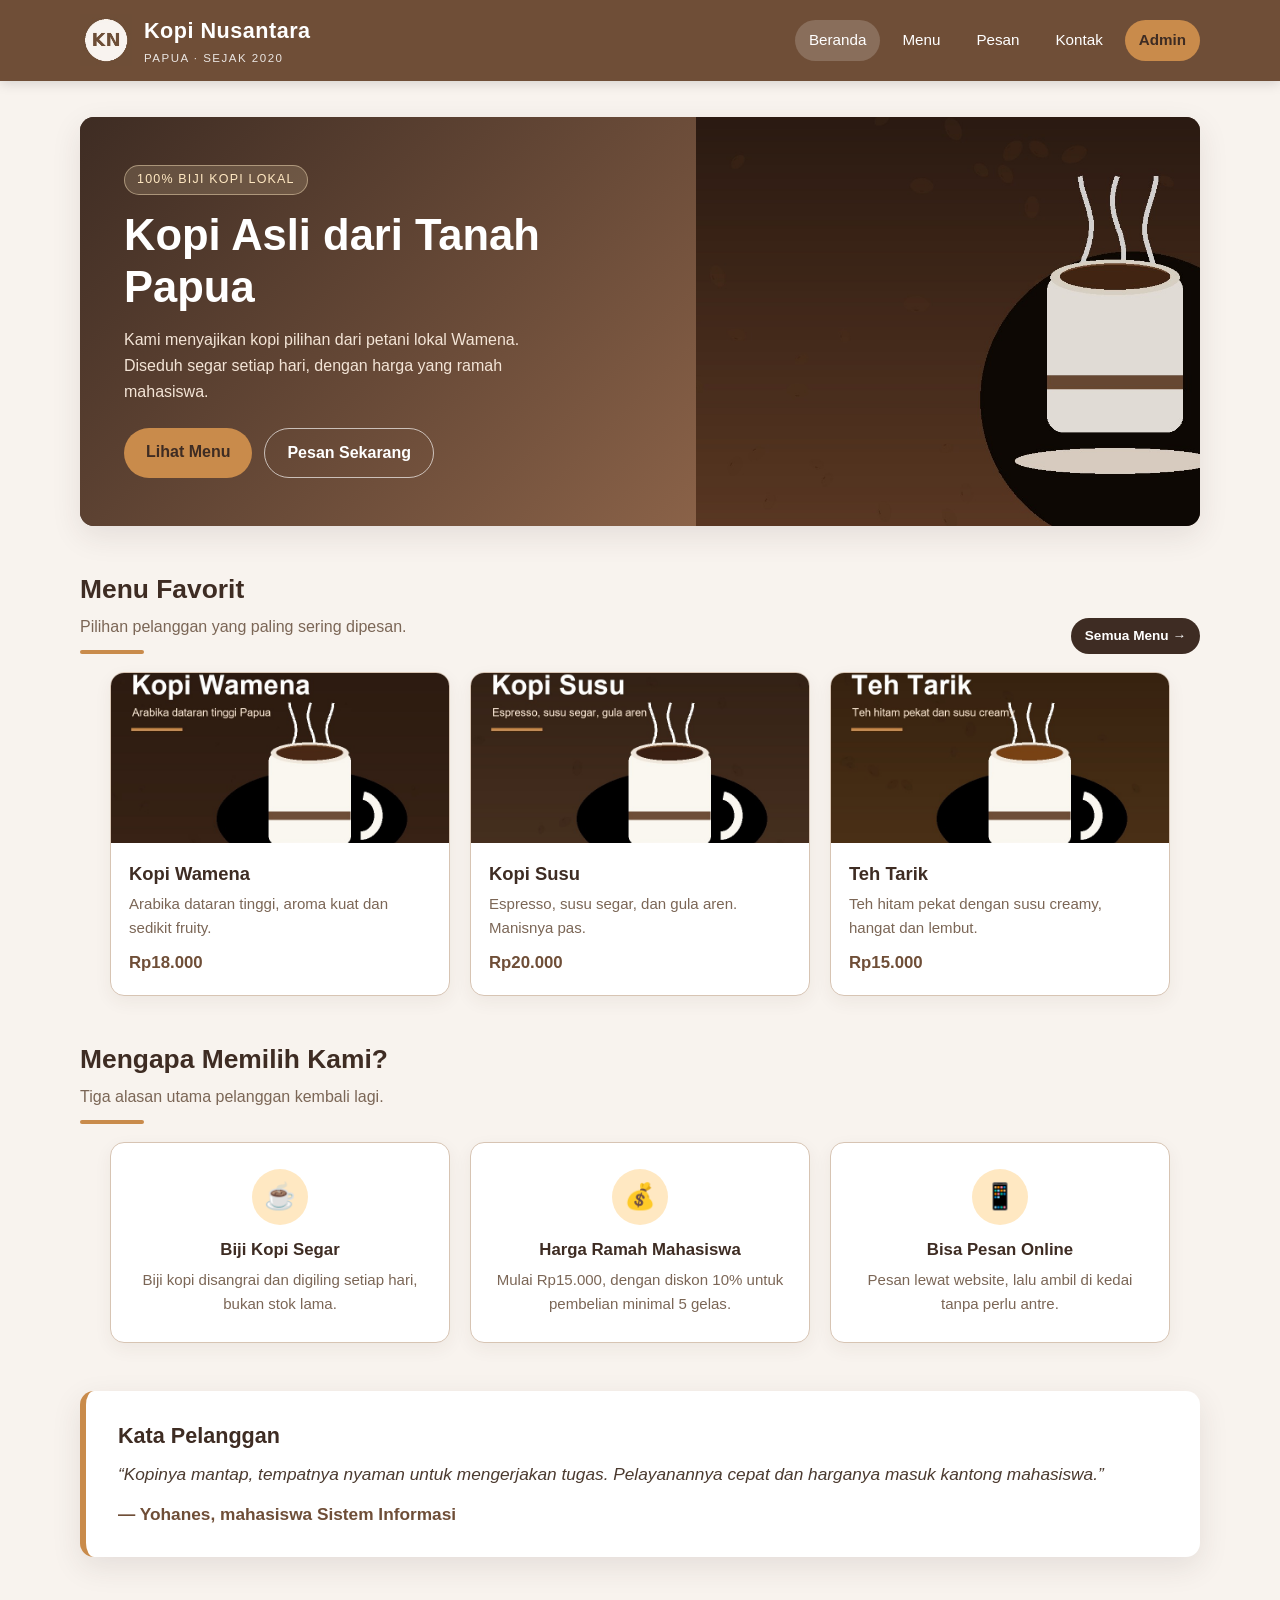
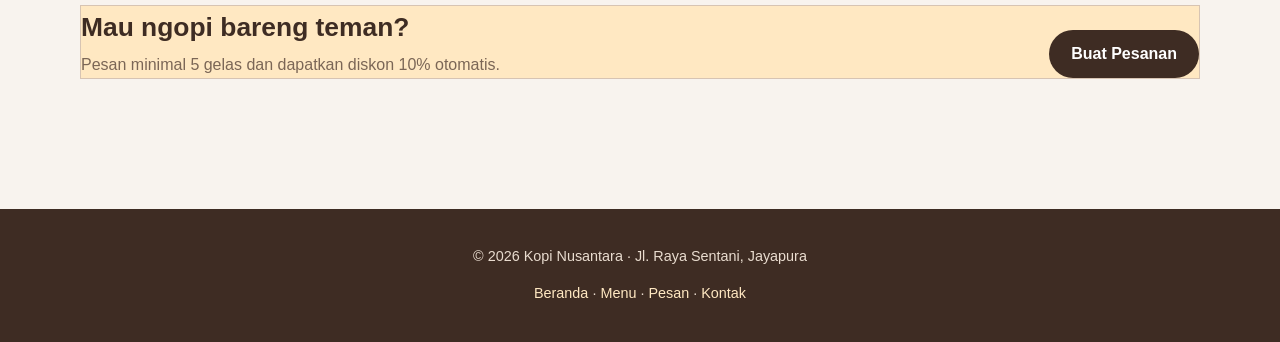
<file: index.html>
<!DOCTYPE html>
<html lang="id">
<head>
  <meta charset="UTF-8">
  <meta name="viewport" content="width=device-width, initial-scale=1.0">
  <meta name="description" content="Kopi Nusantara - kopi asli dari Tanah Papua, diseduh segar setiap hari.">
  <title>Kopi Nusantara - Beranda</title>
  <link rel="stylesheet" href="css/style.css">
</head>
<body>
  <header class="site-header">
    <div class="container navbar">
      <a class="brand" href="index.html">
        <img src="img/logo.jpeg" alt="Logo Kopi Nusantara">
        <span>
          <h1>Kopi Nusantara</h1>
          <small>Papua &middot; Sejak 2020</small>
        </span>
      </a>
      <nav class="main-nav" aria-label="Navigasi utama">
        <a href="index.html" class="active" aria-current="page">Beranda</a>
        <a href="menu.html">Menu</a>
        <a href="pesan.html">Pesan</a>
        <a href="kontak.html">Kontak</a>
        <a href="admin/dashboard.html" class="btn-admin">Admin</a>
      </nav>
    </div>
  </header>

  <main class="site-main">
    <div class="container">
      <section class="hero fade-up" id="promo">
        <div class="hero-text">
          <span class="eyebrow">100% Biji Kopi Lokal</span>
          <h2>Kopi Asli dari Tanah Papua</h2>
          <p>
            Kami menyajikan kopi pilihan dari petani lokal Wamena. Diseduh segar
            setiap hari, dengan harga yang ramah mahasiswa.
          </p>
          <div class="btn-row">
            <a class="btn btn-primary" href="menu.html">Lihat Menu</a>
            <a class="btn btn-outline" href="pesan.html">Pesan Sekarang</a>
          </div>
        </div>
        <div class="hero-media" role="img" aria-label="Secangkir kopi hangat khas Kopi Nusantara"></div>
      </section>

      <section class="section">
        <div class="section-head">
          <div>
            <h2>Menu Favorit</h2>
            <p>Pilihan pelanggan yang paling sering dipesan.</p>
            <div class="title-line"></div>
          </div>
          <a class="btn btn-dark btn-sm" href="menu.html">Semua Menu &rarr;</a>
        </div>

        <div class="daftar-menu">
          <article class="kartu">
            <img src="img/kopi-wamena.jpg" alt="Kopi Wamena">
            <div class="kartu-body">
              <h3>Kopi Wamena</h3>
              <p>Arabika dataran tinggi, aroma kuat dan sedikit fruity.</p>
              <span class="harga">Rp18.000</span>
            </div>
          </article>
          <article class="kartu">
            <img src="img/kopi-susu.jpg" alt="Kopi Susu">
            <div class="kartu-body">
              <h3>Kopi Susu</h3>
              <p>Espresso, susu segar, dan gula aren. Manisnya pas.</p>
              <span class="harga">Rp20.000</span>
            </div>
          </article>
          <article class="kartu">
            <img src="img/teh-tarik.jpg" alt="Teh Tarik">
            <div class="kartu-body">
              <h3>Teh Tarik</h3>
              <p>Teh hitam pekat dengan susu creamy, hangat dan lembut.</p>
              <span class="harga">Rp15.000</span>
            </div>
          </article>
        </div>
      </section>

      <section class="section" id="alasan">
        <div class="section-head">
          <div>
            <h2>Mengapa Memilih Kami?</h2>
            <p>Tiga alasan utama pelanggan kembali lagi.</p>
            <div class="title-line"></div>
          </div>
        </div>

        <div class="alasan">
          <div class="kartu">
            <div class="ikon" aria-hidden="true">&#9749;</div>
            <h3>Biji Kopi Segar</h3>
            <p>Biji kopi disangrai dan digiling setiap hari, bukan stok lama.</p>
          </div>
          <div class="kartu">
            <div class="ikon" aria-hidden="true">&#128176;</div>
            <h3>Harga Ramah Mahasiswa</h3>
            <p>Mulai Rp15.000, dengan diskon 10% untuk pembelian minimal 5 gelas.</p>
          </div>
          <div class="kartu">
            <div class="ikon" aria-hidden="true">&#128241;</div>
            <h3>Bisa Pesan Online</h3>
            <p>Pesan lewat website, lalu ambil di kedai tanpa perlu antre.</p>
          </div>
        </div>
      </section>

      <article class="testimoni" aria-label="Testimoni pelanggan">
        <h2>Kata Pelanggan</h2>
        <blockquote>
          &ldquo;Kopinya mantap, tempatnya nyaman untuk mengerjakan tugas.
          Pelayanannya cepat dan harganya masuk kantong mahasiswa.&rdquo;
          <span class="penulis">&mdash; Yohanes, mahasiswa Sistem Informasi</span>
        </blockquote>
      </article>

      <section class="section">
        <div class="panel" style="background: var(--gold-light); border: 1px solid var(--sand);">
          <div class="section-head" style="margin-bottom: 0;">
            <div>
              <h2>Mau ngopi bareng teman?</h2>
              <p>Pesan minimal 5 gelas dan dapatkan diskon 10% otomatis.</p>
            </div>
            <a class="btn btn-dark" href="pesan.html">Buat Pesanan</a>
          </div>
        </div>
      </section>
    </div>
  </main>

  <footer class="site-footer">
    <div class="container">
      <p>&copy; 2026 Kopi Nusantara &middot; Jl. Raya Sentani, Jayapura</p>
      <p>
        <a href="index.html">Beranda</a> &middot;
        <a href="menu.html">Menu</a> &middot;
        <a href="pesan.html">Pesan</a> &middot;
        <a href="kontak.html">Kontak</a>
      </p>
    </div>
  </footer>

  <script src="js/app.js"></script>
</body>
</html>
</file>
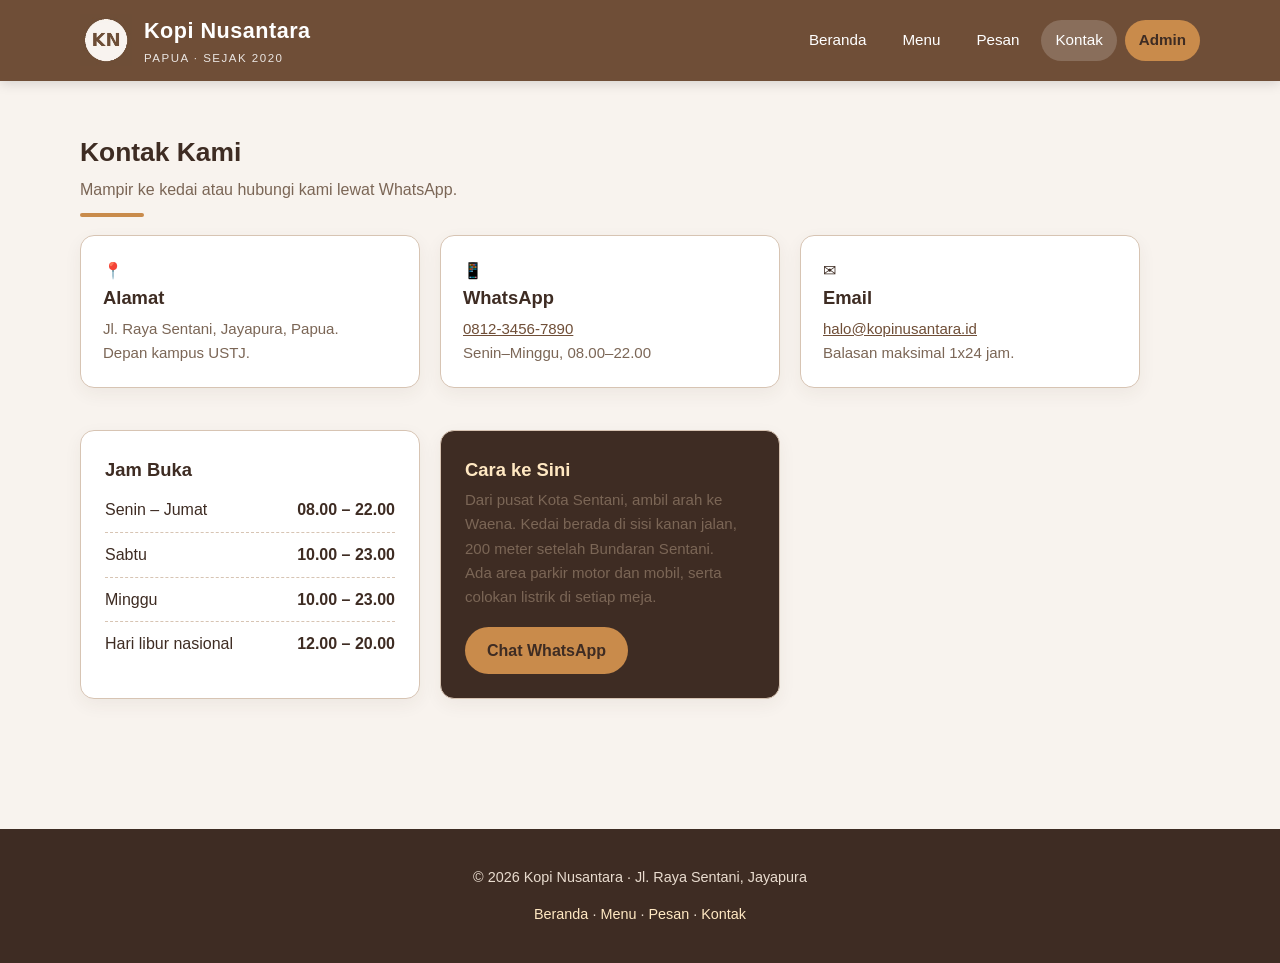
<file: kontak.html>
<!DOCTYPE html>
<html lang="id">
<head>
  <meta charset="UTF-8">
  <meta name="viewport" content="width=device-width, initial-scale=1.0">
  <meta name="description" content="Kontak dan jam buka Kopi Nusantara, Sentani, Jayapura.">
  <title>Kontak - Kopi Nusantara</title>
  <link rel="stylesheet" href="css/style.css">
</head>
<body>
  <header class="site-header">
    <div class="container navbar">
      <a class="brand" href="index.html">
        <img src="img/logo.jpeg" alt="Logo Kopi Nusantara">
        <span>
          <h1>Kopi Nusantara</h1>
          <small>Papua &middot; Sejak 2020</small>
        </span>
      </a>
      <nav class="main-nav" aria-label="Navigasi utama">
        <a href="index.html">Beranda</a>
        <a href="menu.html">Menu</a>
        <a href="pesan.html">Pesan</a>
        <a href="kontak.html" class="active" aria-current="page">Kontak</a>
        <a href="admin/dashboard.html" class="btn-admin">Admin</a>
      </nav>
    </div>
  </header>

  <main class="site-main">
    <div class="container">
      <section class="section">
        <div class="section-head">
          <div>
            <h2>Kontak Kami</h2>
            <p>Mampir ke kedai atau hubungi kami lewat WhatsApp.</p>
            <div class="title-line"></div>
          </div>
        </div>

        <div class="kontak-grid">
          <article class="kartu">
            <div class="ikon" aria-hidden="true">&#128205;</div>
            <h3>Alamat</h3>
            <p>Jl. Raya Sentani, Jayapura, Papua.<br>Depan kampus USTJ.</p>
          </article>

          <article class="kartu">
            <div class="ikon" aria-hidden="true">&#128241;</div>
            <h3>WhatsApp</h3>
            <p><a href="https://wa.me/6281234567890">0812-3456-7890</a><br>Senin&ndash;Minggu, 08.00&ndash;22.00</p>
          </article>

          <article class="kartu">
            <div class="ikon" aria-hidden="true">&#9993;</div>
            <h3>Email</h3>
            <p><a href="mailto:halo@kopinusantara.id">halo@kopinusantara.id</a><br>Balasan maksimal 1x24 jam.</p>
          </article>
        </div>
      </section>

      <section class="section">
        <div class="kontak-grid" style="align-items: stretch;">
          <article class="kartu" style="flex: 1 1 380px; padding: 24px;">
            <h3>Jam Buka</h3>
            <ul class="info-list">
              <li><span>Senin &ndash; Jumat</span><strong>08.00 &ndash; 22.00</strong></li>
              <li><span>Sabtu</span><strong>10.00 &ndash; 23.00</strong></li>
              <li><span>Minggu</span><strong>10.00 &ndash; 23.00</strong></li>
              <li><span>Hari libur nasional</span><strong>12.00 &ndash; 20.00</strong></li>
            </ul>
          </article>

          <article class="kartu" style="flex: 1 1 380px; padding: 24px; background: var(--brown-dark); color: #f3e4d6;">
            <h3 style="color: var(--gold-light);">Cara ke Sini</h3>
            <p>
              Dari pusat Kota Sentani, ambil arah ke Waena. Kedai berada di sisi
              kanan jalan, 200 meter setelah Bundaran Sentani.
            </p>
            <p style="margin-bottom: 18px;">
              Ada area parkir motor dan mobil, serta colokan listrik di setiap meja.
            </p>
            <a class="btn btn-primary" href="https://wa.me/6281234567890">Chat WhatsApp</a>
          </article>
        </div>
      </section>
    </div>
  </main>

  <footer class="site-footer">
    <div class="container">
      <p>&copy; 2026 Kopi Nusantara &middot; Jl. Raya Sentani, Jayapura</p>
      <p>
        <a href="index.html">Beranda</a> &middot;
        <a href="menu.html">Menu</a> &middot;
        <a href="pesan.html">Pesan</a> &middot;
        <a href="kontak.html">Kontak</a>
      </p>
    </div>
  </footer>
</body>
</html>
</file>
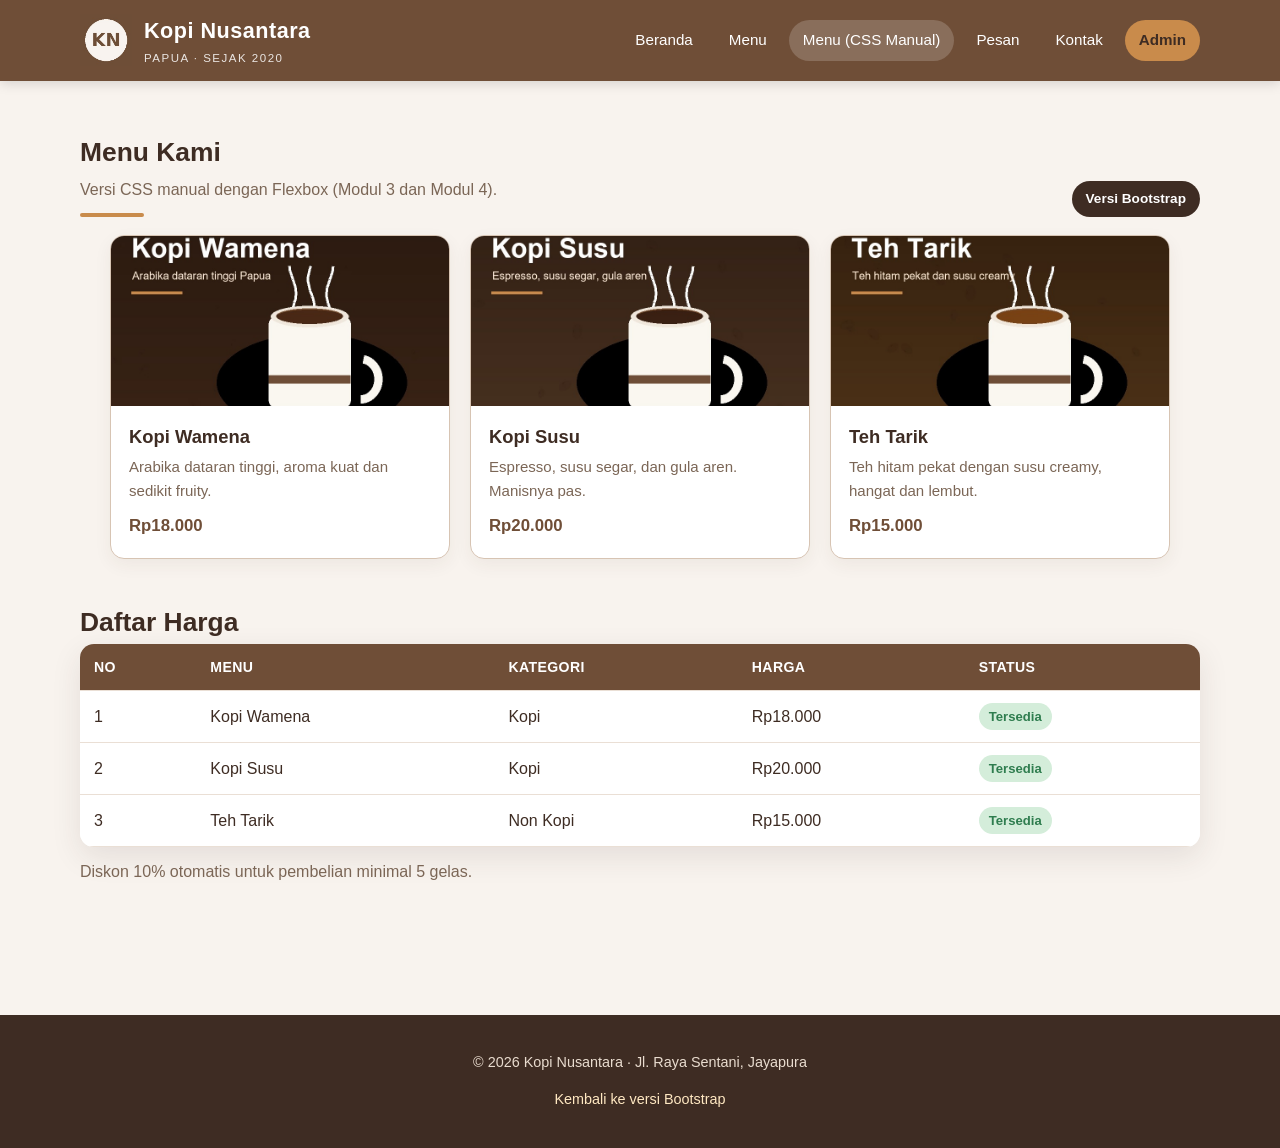
<file: menu-manual.html>
<!DOCTYPE html>
<html lang="id">
<head>
  <meta charset="UTF-8">
  <meta name="viewport" content="width=device-width, initial-scale=1.0">
  <meta name="description" content="Halaman menu Kopi Nusantara versi CSS manual (Flexbox).">
  <title>Menu (CSS Manual) - Kopi Nusantara</title>
  <link rel="stylesheet" href="css/style.css">
</head>
<body>
  <header class="site-header">
    <div class="container navbar">
      <a class="brand" href="index.html">
        <img src="img/logo.jpeg" alt="Logo Kopi Nusantara">
        <span>
          <h1>Kopi Nusantara</h1>
          <small>Papua &middot; Sejak 2020</small>
        </span>
      </a>
      <nav class="main-nav" aria-label="Navigasi utama">
        <a href="index.html">Beranda</a>
        <a href="menu.html">Menu</a>
        <a href="menu-manual.html" class="active" aria-current="page">Menu (CSS Manual)</a>
        <a href="pesan.html">Pesan</a>
        <a href="kontak.html">Kontak</a>
        <a href="admin/dashboard.html" class="btn-admin">Admin</a>
      </nav>
    </div>
  </header>

  <main class="site-main">
    <div class="container">
      <section class="section">
        <div class="section-head">
          <div>
            <h2>Menu Kami</h2>
            <p>Versi CSS manual dengan Flexbox (Modul 3 dan Modul 4).</p>
            <div class="title-line"></div>
          </div>
          <a class="btn btn-dark btn-sm" href="menu.html">Versi Bootstrap</a>
        </div>

        <div class="daftar-menu">
          <article class="kartu">
            <img src="img/kopi-wamena.jpg" alt="Kopi Wamena">
            <div class="kartu-body">
              <h3>Kopi Wamena</h3>
              <p>Arabika dataran tinggi, aroma kuat dan sedikit fruity.</p>
              <span class="harga">Rp18.000</span>
            </div>
          </article>
          <article class="kartu">
            <img src="img/kopi-susu.jpg" alt="Kopi Susu">
            <div class="kartu-body">
              <h3>Kopi Susu</h3>
              <p>Espresso, susu segar, dan gula aren. Manisnya pas.</p>
              <span class="harga">Rp20.000</span>
            </div>
          </article>
          <article class="kartu">
            <img src="img/teh-tarik.jpg" alt="Teh Tarik">
            <div class="kartu-body">
              <h3>Teh Tarik</h3>
              <p>Teh hitam pekat dengan susu creamy, hangat dan lembut.</p>
              <span class="harga">Rp15.000</span>
            </div>
          </article>
        </div>
      </section>

      <section class="section">
        <h2>Daftar Harga</h2>
        <div class="table-wrap">
          <table>
            <thead>
              <tr>
                <th>No</th>
                <th>Menu</th>
                <th>Kategori</th>
                <th>Harga</th>
                <th>Status</th>
              </tr>
            </thead>
            <tbody>
              <tr>
                <td>1</td>
                <td>Kopi Wamena</td>
                <td>Kopi</td>
                <td>Rp18.000</td>
                <td><span class="status selesai">Tersedia</span></td>
              </tr>
              <tr>
                <td>2</td>
                <td>Kopi Susu</td>
                <td>Kopi</td>
                <td>Rp20.000</td>
                <td><span class="status selesai">Tersedia</span></td>
              </tr>
              <tr>
                <td>3</td>
                <td>Teh Tarik</td>
                <td>Non Kopi</td>
                <td>Rp15.000</td>
                <td><span class="status selesai">Tersedia</span></td>
              </tr>
            </tbody>
          </table>
        </div>
        <p class="text-center" style="color:#7b6656; margin-top:12px;">
          Diskon 10% otomatis untuk pembelian minimal 5 gelas.
        </p>
      </section>
    </div>
  </main>

  <footer class="site-footer">
    <div class="container">
      <p>&copy; 2026 Kopi Nusantara &middot; Jl. Raya Sentani, Jayapura</p>
      <p><a href="menu.html">Kembali ke versi Bootstrap</a></p>
    </div>
  </footer>
</body>
</html>
</file>
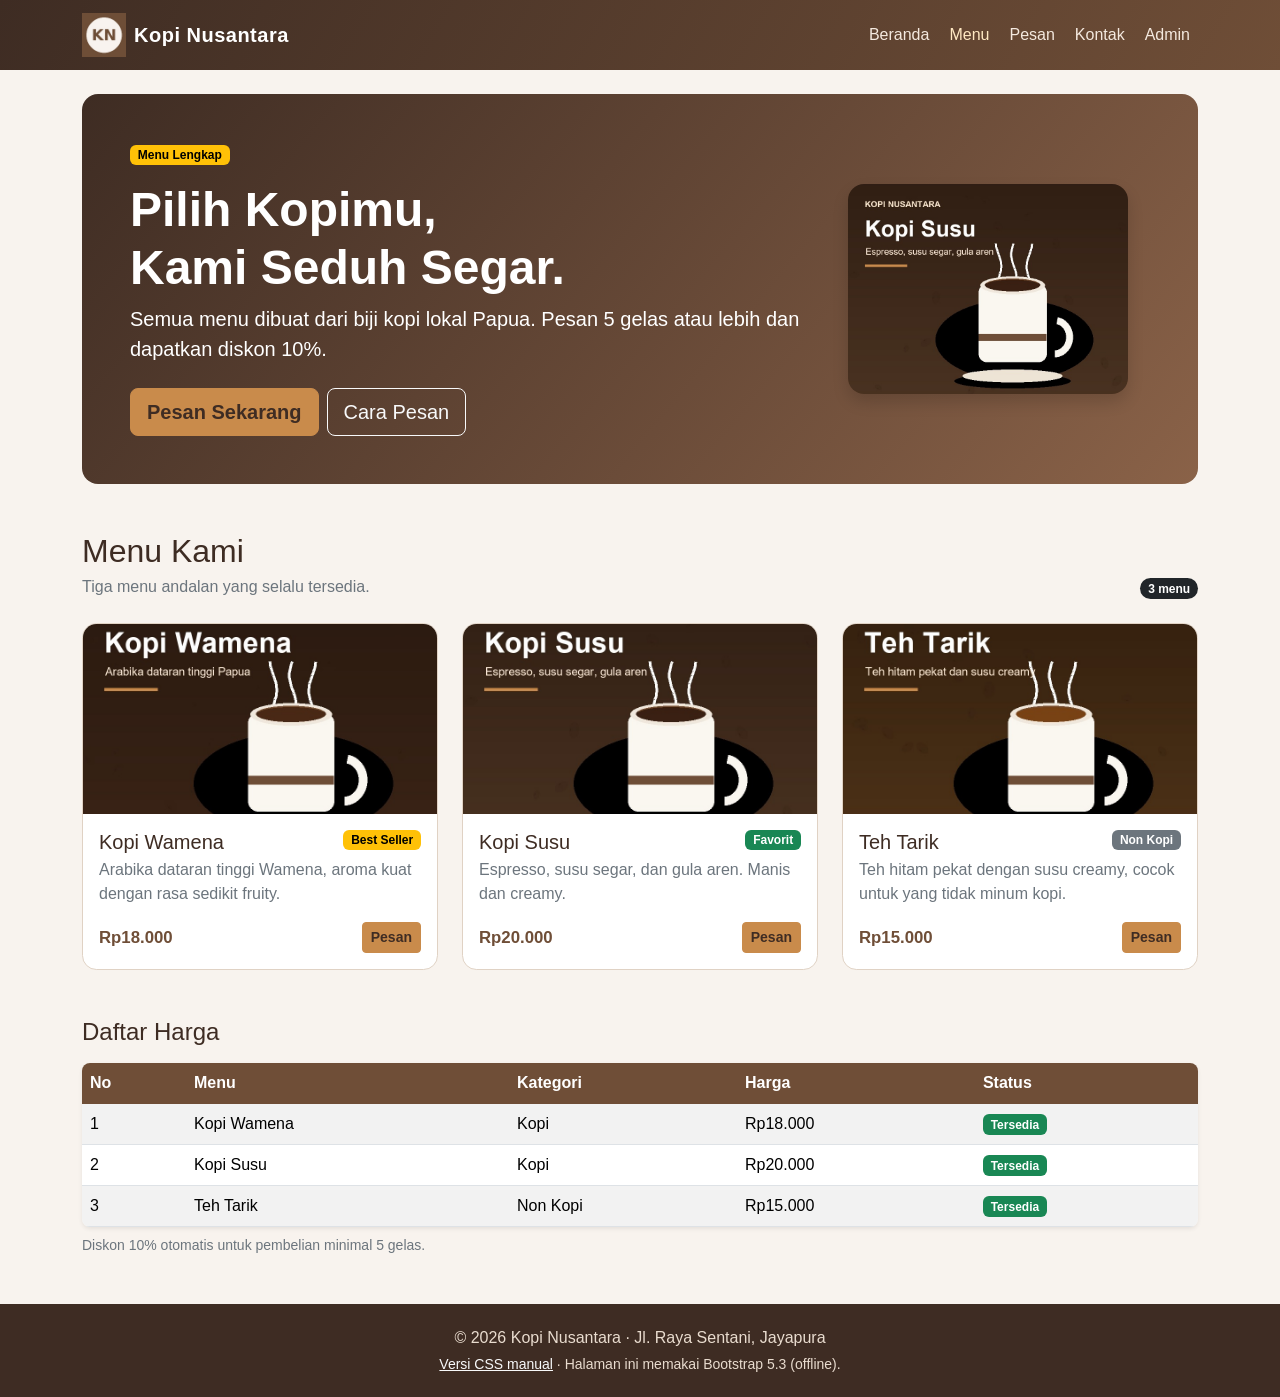
<file: menu.html>
<!DOCTYPE html>
<html lang="id">
<head>
  <meta charset="UTF-8">
  <meta name="viewport" content="width=device-width, initial-scale=1.0">
  <meta name="description" content="Menu Kopi Nusantara: kopi Wamena, kopi susu, dan teh tarik.">
  <title>Menu - Kopi Nusantara</title>
  <link rel="stylesheet" href="css/bootstrap.min.css">
  <link rel="stylesheet" href="css/bootstrap-kopi.css">
</head>
<body>
  <!-- Modul 10: navbar Bootstrap -->
  <nav class="navbar navbar-expand-lg navbar-dark navbar-kopi sticky-top">
    <div class="container">
      <a class="navbar-brand d-flex align-items-center gap-2" href="index.html">
        <img src="img/logo.jpeg" alt="Logo Kopi Nusantara" width="44" height="44">
        Kopi Nusantara
      </a>
      <button class="navbar-toggler" type="button" data-bs-toggle="collapse"
              data-bs-target="#navUtama" aria-controls="navUtama"
              aria-expanded="false" aria-label="Buka navigasi">
        <span class="navbar-toggler-icon"></span>
      </button>
      <div class="collapse navbar-collapse" id="navUtama">
        <ul class="navbar-nav ms-auto align-items-lg-center gap-lg-1">
          <li class="nav-item"><a class="nav-link" href="index.html">Beranda</a></li>
          <li class="nav-item"><a class="nav-link active" aria-current="page" href="menu.html">Menu</a></li>
          <li class="nav-item"><a class="nav-link" href="pesan.html">Pesan</a></li>
          <li class="nav-item"><a class="nav-link" href="kontak.html">Kontak</a></li>
          <li class="nav-item"><a class="nav-link" href="admin/dashboard.html">Admin</a></li>
        </ul>
      </div>
    </div>
  </nav>

  <main class="container my-4">
    <!-- Hero Bootstrap -->
    <section class="hero-bs p-4 p-md-5 mb-5">
      <div class="row align-items-center g-4">
        <div class="col-lg-8">
          <span class="badge text-bg-warning mb-3">Menu Lengkap</span>
          <h1 class="display-5">Pilih Kopimu,<br>Kami Seduh Segar.</h1>
          <p class="lead mb-4">
            Semua menu dibuat dari biji kopi lokal Papua. Pesan 5 gelas atau lebih
            dan dapatkan diskon 10%.
          </p>
          <div class="d-flex gap-2 flex-wrap">
            <a href="pesan.html" class="btn btn-kopi btn-lg">Pesan Sekarang</a>
            <button class="btn btn-outline-light btn-lg" data-bs-toggle="modal"
                    data-bs-target="#modalCaraPesan">Cara Pesan</button>
          </div>
        </div>
        <div class="col-lg-4 text-center d-none d-lg-block">
          <img src="img/kopi-susu.jpg" alt="Kopi Susu Kopi Nusantara"
               class="rounded-4 shadow" width="280">
        </div>
      </div>
    </section>

    <!-- Modul 10: card di dalam grid col-12 col-md-6 col-lg-4 -->
    <section class="mb-5">
      <div class="d-flex justify-content-between align-items-end flex-wrap gap-2 mb-4">
        <div>
          <h2 class="mb-1">Menu Kami</h2>
          <p class="text-secondary mb-0">Tiga menu andalan yang selalu tersedia.</p>
        </div>
        <span class="badge rounded-pill text-bg-dark">3 menu</span>
      </div>

      <div class="row g-4">
        <div class="col-12 col-md-6 col-lg-4">
          <article class="card card-kopi h-100">
            <img src="img/kopi-wamena.jpg" class="card-img-top" alt="Kopi Wamena">
            <div class="card-body d-flex flex-column">
              <div class="d-flex justify-content-between align-items-start gap-2">
                <h3 class="card-title h5 mb-1">Kopi Wamena</h3>
                <span class="badge text-bg-warning">Best Seller</span>
              </div>
              <p class="card-text text-secondary">
                Arabika dataran tinggi Wamena, aroma kuat dengan rasa sedikit fruity.
              </p>
              <div class="mt-auto d-flex justify-content-between align-items-center">
                <span class="harga-bs">Rp18.000</span>
                <a href="pesan.html" class="btn btn-kopi btn-sm">Pesan</a>
              </div>
            </div>
          </article>
        </div>

        <div class="col-12 col-md-6 col-lg-4">
          <article class="card card-kopi h-100">
            <img src="img/kopi-susu.jpg" class="card-img-top" alt="Kopi Susu">
            <div class="card-body d-flex flex-column">
              <div class="d-flex justify-content-between align-items-start gap-2">
                <h3 class="card-title h5 mb-1">Kopi Susu</h3>
                <span class="badge text-bg-success">Favorit</span>
              </div>
              <p class="card-text text-secondary">
                Espresso, susu segar, dan gula aren. Manis dan creamy.
              </p>
              <div class="mt-auto d-flex justify-content-between align-items-center">
                <span class="harga-bs">Rp20.000</span>
                <a href="pesan.html" class="btn btn-kopi btn-sm">Pesan</a>
              </div>
            </div>
          </article>
        </div>

        <div class="col-12 col-md-6 col-lg-4">
          <article class="card card-kopi h-100">
            <img src="img/teh-tarik.jpg" class="card-img-top" alt="Teh Tarik">
            <div class="card-body d-flex flex-column">
              <div class="d-flex justify-content-between align-items-start gap-2">
                <h3 class="card-title h5 mb-1">Teh Tarik</h3>
                <span class="badge text-bg-secondary">Non Kopi</span>
              </div>
              <p class="card-text text-secondary">
                Teh hitam pekat dengan susu creamy, cocok untuk yang tidak minum kopi.
              </p>
              <div class="mt-auto d-flex justify-content-between align-items-center">
                <span class="harga-bs">Rp15.000</span>
                <a href="pesan.html" class="btn btn-kopi btn-sm">Pesan</a>
              </div>
            </div>
          </article>
        </div>
      </div>
    </section>

    <!-- Tabel harga -->
    <section class="mb-5">
      <h2 class="h4 mb-3">Daftar Harga</h2>
      <div class="table-responsive rounded-3 shadow-sm">
        <table class="table table-kopi table-striped align-middle mb-0">
          <thead>
            <tr>
              <th scope="col">No</th>
              <th scope="col">Menu</th>
              <th scope="col">Kategori</th>
              <th scope="col">Harga</th>
              <th scope="col">Status</th>
            </tr>
          </thead>
          <tbody>
            <tr>
              <td>1</td>
              <td>Kopi Wamena</td>
              <td>Kopi</td>
              <td>Rp18.000</td>
              <td><span class="badge text-bg-success">Tersedia</span></td>
            </tr>
            <tr>
              <td>2</td>
              <td>Kopi Susu</td>
              <td>Kopi</td>
              <td>Rp20.000</td>
              <td><span class="badge text-bg-success">Tersedia</span></td>
            </tr>
            <tr>
              <td>3</td>
              <td>Teh Tarik</td>
              <td>Non Kopi</td>
              <td>Rp15.000</td>
              <td><span class="badge text-bg-success">Tersedia</span></td>
            </tr>
          </tbody>
        </table>
      </div>
      <p class="text-secondary small mt-2 mb-0">
        Diskon 10% otomatis untuk pembelian minimal 5 gelas.
      </p>
    </section>
  </main>

  <!-- Modal Bootstrap: cara pesan -->
  <div class="modal fade modal-kopi" id="modalCaraPesan" tabindex="-1"
       aria-labelledby="judulCaraPesan" aria-hidden="true">
    <div class="modal-dialog modal-dialog-centered">
      <div class="modal-content">
        <div class="modal-header">
          <h2 class="modal-title h5" id="judulCaraPesan">Cara Pesan</h2>
          <button type="button" class="btn-close" data-bs-dismiss="modal"
                  aria-label="Tutup"></button>
        </div>
        <div class="modal-body">
          <ol class="mb-0">
            <li>Buka halaman <strong>Pesan</strong>.</li>
            <li>Isi nama, nomor HP, menu, dan jumlah gelas.</li>
            <li>Periksa total harga yang muncul otomatis.</li>
            <li>Klik tombol <strong>Pesan</strong>, lalu ambil pesanan di kedai.</li>
          </ol>
        </div>
        <div class="modal-footer">
          <button type="button" class="btn btn-secondary" data-bs-dismiss="modal">Tutup</button>
          <a href="pesan.html" class="btn btn-kopi">Mulai Pesan</a>
        </div>
      </div>
    </div>
  </div>

  <footer class="footer-kopi">
    <div class="container text-center">
      <p class="mb-1">&copy; 2026 Kopi Nusantara &middot; Jl. Raya Sentani, Jayapura</p>
      <p class="mb-0 small">
        <a href="menu-manual.html" class="link-light">Versi CSS manual</a> &middot;
        Halaman ini memakai Bootstrap 5.3 (offline).
      </p>
    </div>
  </footer>

  <script src="js/bootstrap.bundle.min.js"></script>
</body>
</html>
</file>
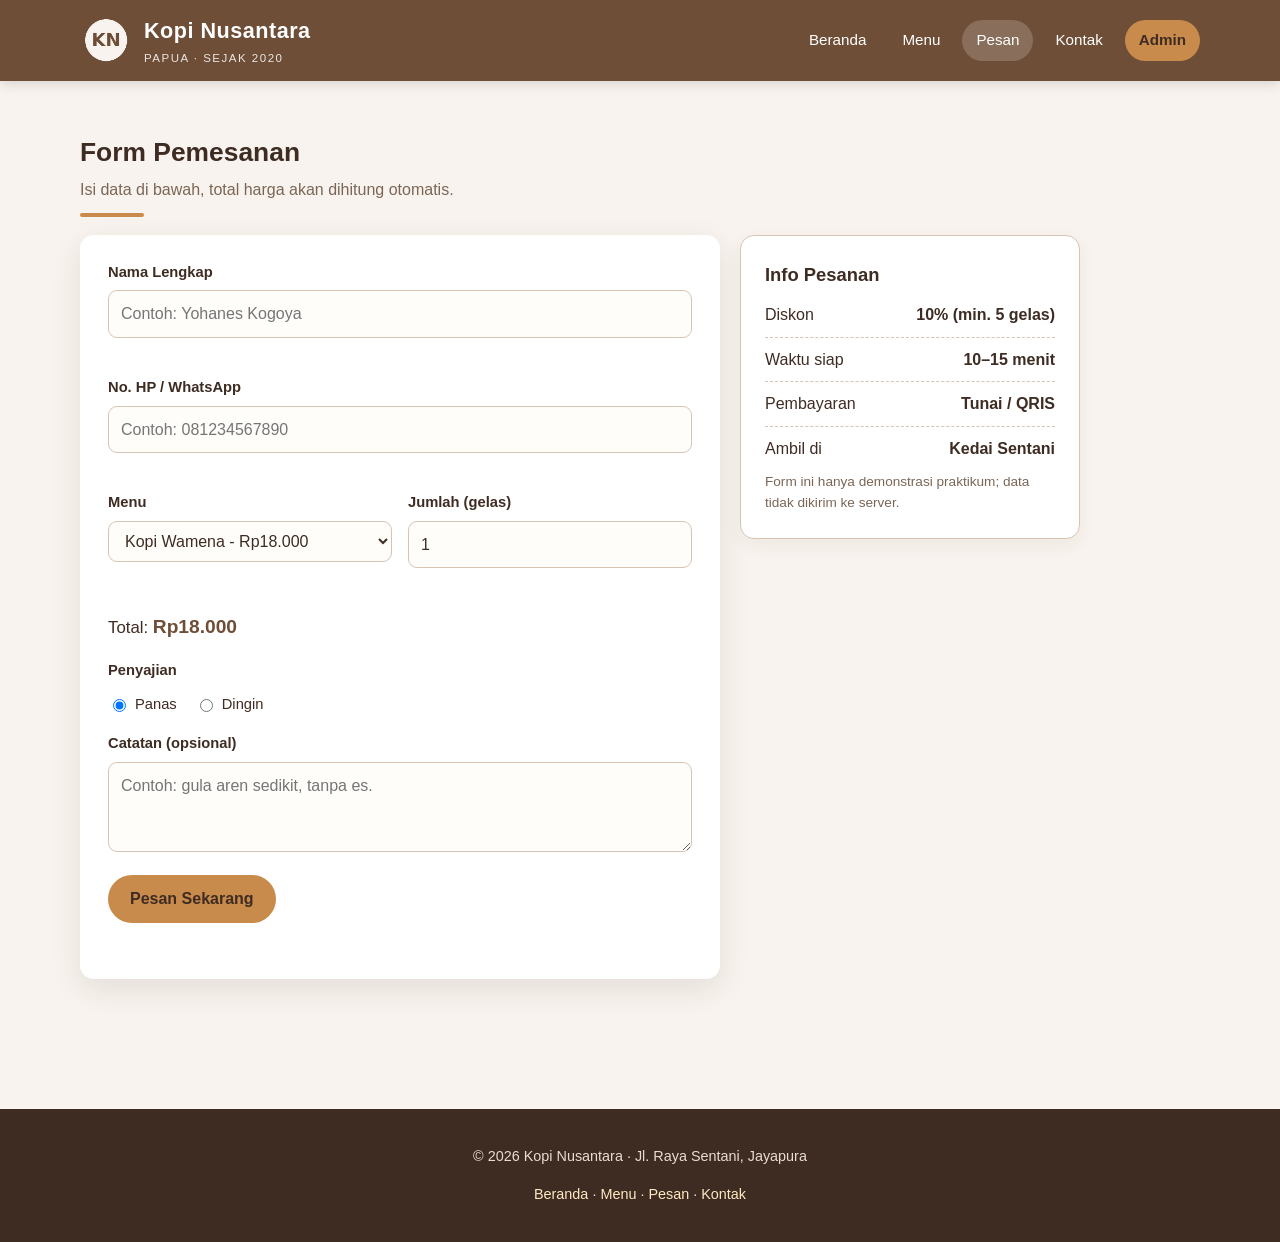
<file: pesan.html>
<!DOCTYPE html>
<html lang="id">
<head>
  <meta charset="UTF-8">
  <meta name="viewport" content="width=device-width, initial-scale=1.0">
  <meta name="description" content="Form pemesanan Kopi Nusantara.">
  <title>Pesan - Kopi Nusantara</title>
  <link rel="stylesheet" href="css/style.css">
</head>
<body>
  <header class="site-header">
    <div class="container navbar">
      <a class="brand" href="index.html">
        <img src="img/logo.jpeg" alt="Logo Kopi Nusantara">
        <span>
          <h1>Kopi Nusantara</h1>
          <small>Papua &middot; Sejak 2020</small>
        </span>
      </a>
      <nav class="main-nav" aria-label="Navigasi utama">
        <a href="index.html">Beranda</a>
        <a href="menu.html">Menu</a>
        <a href="pesan.html" class="active" aria-current="page">Pesan</a>
        <a href="kontak.html">Kontak</a>
        <a href="admin/dashboard.html" class="btn-admin">Admin</a>
      </nav>
    </div>
  </header>

  <main class="site-main">
    <div class="container">
      <section class="section">
        <div class="section-head">
          <div>
            <h2>Form Pemesanan</h2>
            <p>Isi data di bawah, total harga akan dihitung otomatis.</p>
            <div class="title-line"></div>
          </div>
        </div>

        <div class="kontak-grid" style="align-items: flex-start;">
          <div class="form-card" style="flex: 1 1 480px;">
            <form id="formPesan" action="#" method="post" novalidate>
              <div class="form-group">
                <label for="nama">Nama Lengkap</label>
                <input type="text" id="nama" name="nama" placeholder="Contoh: Yohanes Kogoya">
                <small class="error" id="errNama"></small>
              </div>

              <div class="form-group">
                <label for="hp">No. HP / WhatsApp</label>
                <input type="tel" id="hp" name="hp" placeholder="Contoh: 081234567890">
                <small class="error" id="errHp"></small>
              </div>

              <div class="form-row">
                <div class="form-group">
                  <label for="menu">Menu</label>
                  <select id="menu" name="menu">
                    <option value="18000">Kopi Wamena - Rp18.000</option>
                    <option value="20000">Kopi Susu - Rp20.000</option>
                    <option value="15000">Teh Tarik - Rp15.000</option>
                  </select>
                </div>

                <div class="form-group">
                  <label for="jumlah">Jumlah (gelas)</label>
                  <input type="number" id="jumlah" name="jumlah" min="1" value="1">
                  <small class="error" id="errJumlah"></small>
                </div>
              </div>

              <p class="harga-total">Total: <b id="total">Rp18.000</b></p>

              <div class="form-group">
                <label>Penyajian</label>
                <div class="radio-row">
                  <label><input type="radio" name="saji" value="panas" checked> Panas</label>
                  <label><input type="radio" name="saji" value="dingin"> Dingin</label>
                </div>
              </div>

              <div class="form-group">
                <label for="catatan">Catatan (opsional)</label>
                <textarea id="catatan" name="catatan" placeholder="Contoh: gula aren sedikit, tanpa es."></textarea>
              </div>

              <button type="submit" class="btn btn-primary">Pesan Sekarang</button>
            </form>

            <p id="pesanSukses" style="min-height: 20px; margin: 10px 0 0; color: var(--green); font-weight: 700;"></p>
          </div>

          <aside class="kartu" style="flex: 1 1 260px; padding: 24px; max-width: 340px;">
            <h3>Info Pesanan</h3>
            <ul class="info-list">
              <li><span>Diskon</span><strong>10% (min. 5 gelas)</strong></li>
              <li><span>Waktu siap</span><strong>10&ndash;15 menit</strong></li>
              <li><span>Pembayaran</span><strong>Tunai / QRIS</strong></li>
              <li><span>Ambil di</span><strong>Kedai Sentani</strong></li>
            </ul>
            <p style="font-size: 0.85rem; color: #7b6656; margin-bottom: 0;">
              Form ini hanya demonstrasi praktikum; data tidak dikirim ke server.
            </p>
          </aside>
        </div>
      </section>
    </div>
  </main>

  <footer class="site-footer">
    <div class="container">
      <p>&copy; 2026 Kopi Nusantara &middot; Jl. Raya Sentani, Jayapura</p>
      <p>
        <a href="index.html">Beranda</a> &middot;
        <a href="menu.html">Menu</a> &middot;
        <a href="pesan.html">Pesan</a> &middot;
        <a href="kontak.html">Kontak</a>
      </p>
    </div>
  </footer>

  <script src="js/app.js"></script>
</body>
</html>
</file>
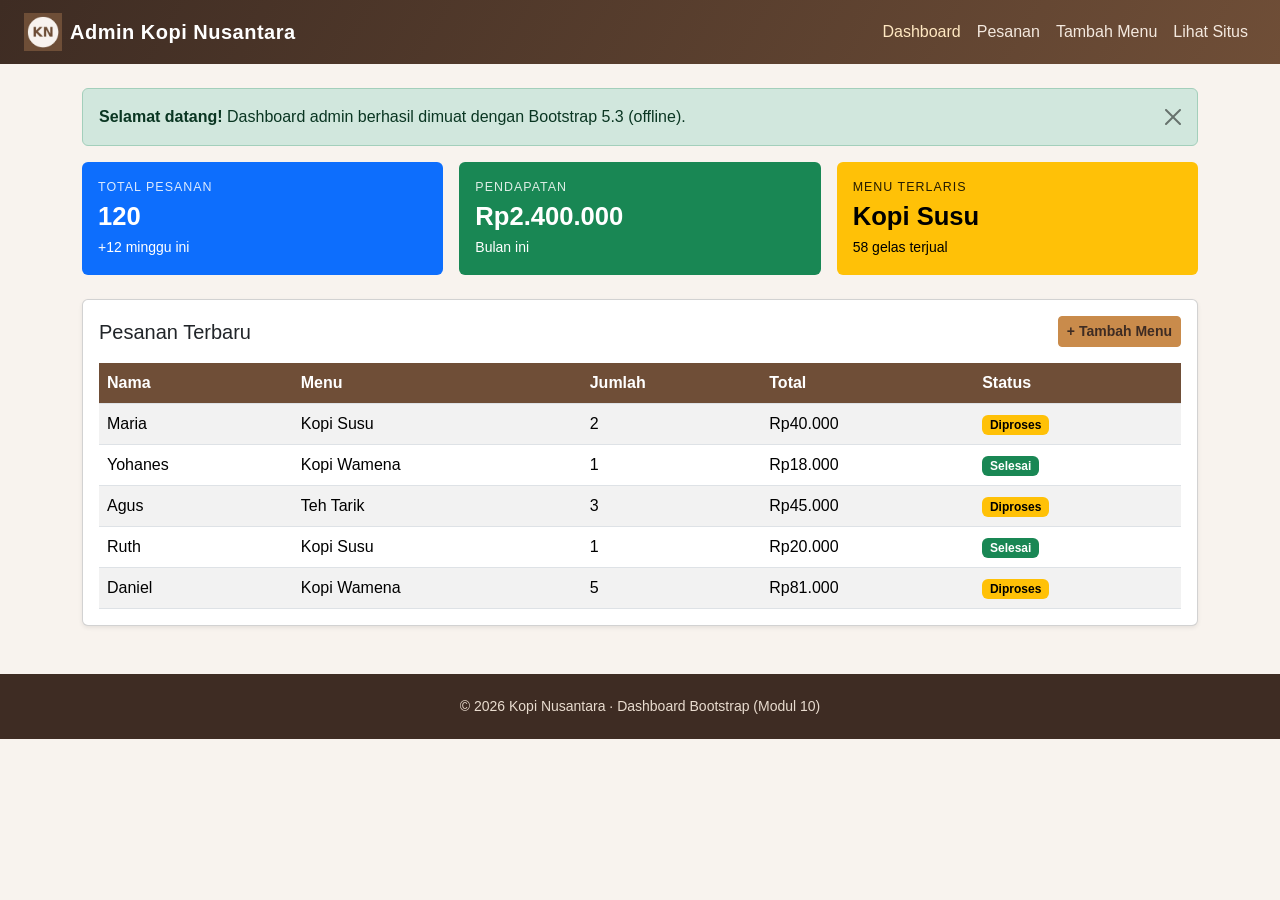
<file: admin/dashboard-bs.html>
<!DOCTYPE html>
<html lang="id">
<head>
  <meta charset="UTF-8">
  <meta name="viewport" content="width=device-width, initial-scale=1.0">
  <title>Dashboard Admin (Bootstrap) - Kopi Nusantara</title>
  <link rel="stylesheet" href="../css/bootstrap.min.css">
  <link rel="stylesheet" href="../css/bootstrap-kopi.css">
</head>
<body class="dashboard-bs">
  <!-- Navbar Bootstrap -->
  <nav class="navbar navbar-expand-lg navbar-dark navbar-kopi">
    <div class="container-fluid px-3 px-lg-4">
      <a class="navbar-brand d-flex align-items-center gap-2" href="dashboard-bs.html">
        <img src="../img/logo.jpeg" alt="Logo Kopi Nusantara" width="38" height="38">
        Admin Kopi Nusantara
      </a>
      <button class="navbar-toggler" type="button" data-bs-toggle="collapse"
              data-bs-target="#navAdmin" aria-controls="navAdmin"
              aria-expanded="false" aria-label="Buka navigasi">
        <span class="navbar-toggler-icon"></span>
      </button>
      <div class="collapse navbar-collapse" id="navAdmin">
        <ul class="navbar-nav ms-auto">
          <li class="nav-item"><a class="nav-link active" href="dashboard-bs.html">Dashboard</a></li>
          <li class="nav-item"><a class="nav-link" href="pesanan.html">Pesanan</a></li>
          <li class="nav-item"><a class="nav-link" href="tambah-menu.html">Tambah Menu</a></li>
          <li class="nav-item"><a class="nav-link" href="../index.html">Lihat Situs</a></li>
        </ul>
      </div>
    </div>
  </nav>

  <main class="container my-4">
    <!-- Alert Bootstrap -->
    <div class="alert alert-success alert-dismissible fade show" role="alert">
      <strong>Selamat datang!</strong> Dashboard admin berhasil dimuat dengan Bootstrap 5.3 (offline).
      <button type="button" class="btn-close" data-bs-dismiss="alert" aria-label="Tutup"></button>
    </div>

    <!-- Kartu ringkasan -->
    <div class="row g-3 mb-4">
      <div class="col-12 col-md-4">
        <div class="card stat-card text-bg-primary">
          <div class="card-body">
            <div class="stat-label">Total Pesanan</div>
            <div class="stat-value">120</div>
            <small>+12 minggu ini</small>
          </div>
        </div>
      </div>
      <div class="col-12 col-md-4">
        <div class="card stat-card text-bg-success">
          <div class="card-body">
            <div class="stat-label">Pendapatan</div>
            <div class="stat-value">Rp2.400.000</div>
            <small>Bulan ini</small>
          </div>
        </div>
      </div>
      <div class="col-12 col-md-4">
        <div class="card stat-card text-bg-warning">
          <div class="card-body">
            <div class="stat-label">Menu Terlaris</div>
            <div class="stat-value">Kopi Susu</div>
            <small>58 gelas terjual</small>
          </div>
        </div>
      </div>
    </div>

    <!-- Tabel + badge -->
    <div class="card shadow-sm">
      <div class="card-body">
        <div class="d-flex justify-content-between align-items-center flex-wrap gap-2 mb-3">
          <h2 class="h5 mb-0">Pesanan Terbaru</h2>
          <button class="btn btn-kopi btn-sm" data-bs-toggle="modal" data-bs-target="#modalMenu">
            + Tambah Menu
          </button>
        </div>

        <div class="table-responsive">
          <table class="table table-striped align-middle mb-0">
            <thead>
              <tr>
                <th>Nama</th>
                <th>Menu</th>
                <th>Jumlah</th>
                <th>Total</th>
                <th>Status</th>
              </tr>
            </thead>
            <tbody>
              <tr>
                <td>Maria</td><td>Kopi Susu</td><td>2</td><td>Rp40.000</td>
                <td><span class="badge text-bg-warning">Diproses</span></td>
              </tr>
              <tr>
                <td>Yohanes</td><td>Kopi Wamena</td><td>1</td><td>Rp18.000</td>
                <td><span class="badge text-bg-success">Selesai</span></td>
              </tr>
              <tr>
                <td>Agus</td><td>Teh Tarik</td><td>3</td><td>Rp45.000</td>
                <td><span class="badge text-bg-warning">Diproses</span></td>
              </tr>
              <tr>
                <td>Ruth</td><td>Kopi Susu</td><td>1</td><td>Rp20.000</td>
                <td><span class="badge text-bg-success">Selesai</span></td>
              </tr>
              <tr>
                <td>Daniel</td><td>Kopi Wamena</td><td>5</td><td>Rp81.000</td>
                <td><span class="badge text-bg-warning">Diproses</span></td>
              </tr>
            </tbody>
          </table>
        </div>
      </div>
    </div>
  </main>

  <!-- Modal Bootstrap -->
  <div class="modal fade modal-kopi" id="modalMenu" tabindex="-1"
       aria-labelledby="judulModalMenu" aria-hidden="true">
    <div class="modal-dialog modal-dialog-centered">
      <div class="modal-content">
        <div class="modal-header">
          <h2 class="modal-title h5" id="judulModalMenu">Tambah Menu</h2>
          <button type="button" class="btn-close" data-bs-dismiss="modal" aria-label="Tutup"></button>
        </div>
        <div class="modal-body">
          <div class="mb-3">
            <label class="form-label" for="bsNamaMenu">Nama Menu</label>
            <input class="form-control" id="bsNamaMenu" placeholder="Contoh: Es Kopi Pandan">
          </div>
          <div class="mb-3">
            <label class="form-label" for="bsKategori">Kategori</label>
            <select class="form-select" id="bsKategori">
              <option>Kopi</option>
              <option>Non Kopi</option>
              <option>Makanan</option>
            </select>
          </div>
          <div class="mb-0">
            <label class="form-label" for="bsHarga">Harga</label>
            <input type="number" class="form-control" id="bsHarga" placeholder="15000">
          </div>
        </div>
        <div class="modal-footer">
          <button class="btn btn-secondary" data-bs-dismiss="modal">Batal</button>
          <button class="btn btn-kopi">Simpan</button>
        </div>
      </div>
    </div>
  </div>

  <footer class="footer-kopi">
    <div class="container text-center small">
      &copy; 2026 Kopi Nusantara &middot; Dashboard Bootstrap (Modul 10)
    </div>
  </footer>

  <script src="../js/bootstrap.bundle.min.js"></script>
</body>
</html>
</file>
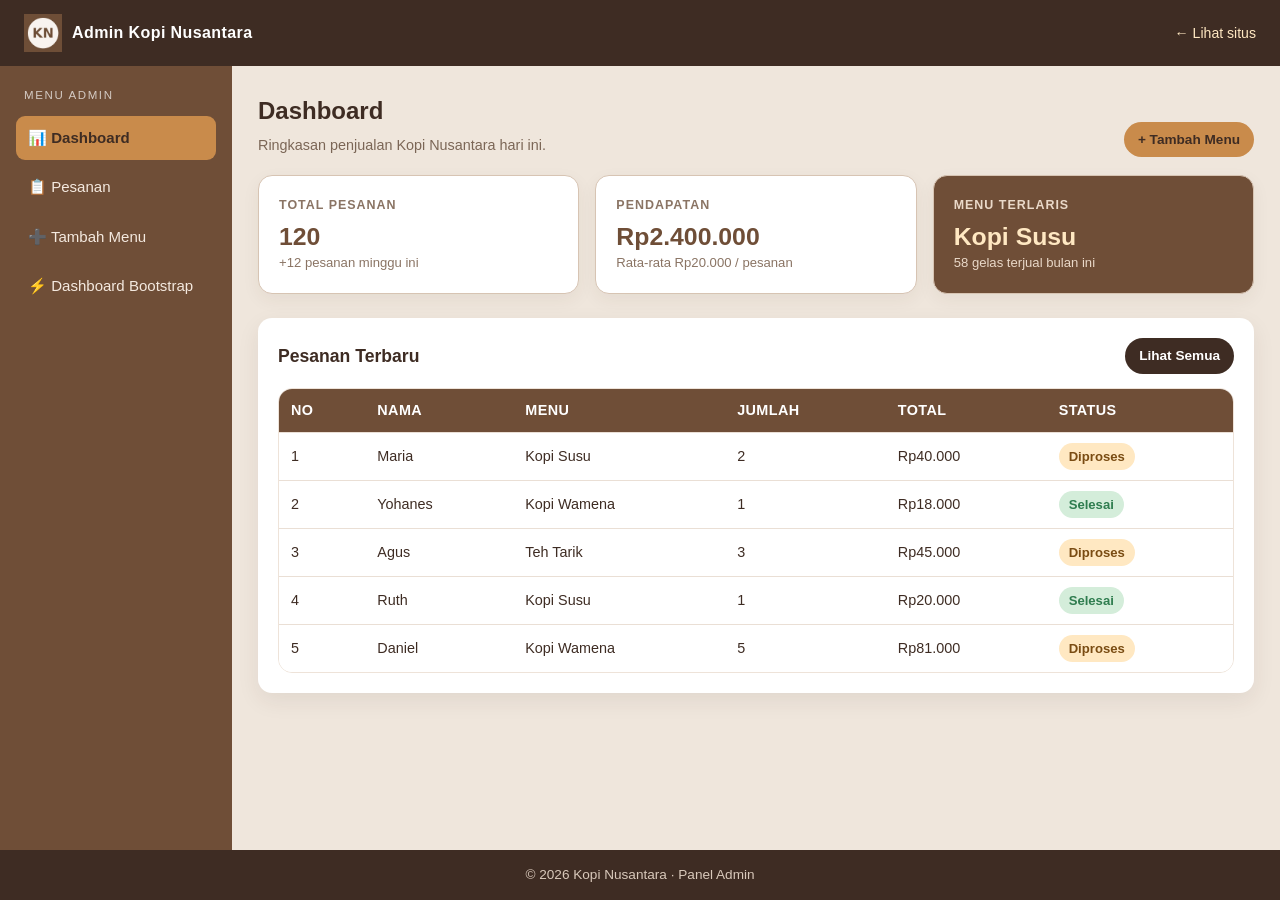
<file: admin/dashboard.html>
<!DOCTYPE html>
<html lang="id">
<head>
  <meta charset="UTF-8">
  <meta name="viewport" content="width=device-width, initial-scale=1.0">
  <title>Dashboard Admin - Kopi Nusantara</title>
  <link rel="stylesheet" href="../css/style.css">
  <link rel="stylesheet" href="../css/admin.css">
</head>
<body class="admin-body">
  <div class="layout">
    <header>
      <div class="admin-brand">
        <img src="../img/logo.jpeg" alt="Logo Kopi Nusantara">
        Admin Kopi Nusantara
      </div>
      <a href="../index.html">&larr; Lihat situs</a>
    </header>

    <aside>
      <p class="sidebar-title">Menu Admin</p>
      <a href="dashboard.html" class="active" aria-current="page">&#128202; Dashboard</a>
      <a href="pesanan.html">&#128203; Pesanan</a>
      <a href="tambah-menu.html">&#10133; Tambah Menu</a>
      <a href="dashboard-bs.html">&#9889; Dashboard Bootstrap</a>
    </aside>

    <main>
      <div class="page-head">
        <div>
          <h2>Dashboard</h2>
          <p>Ringkasan penjualan Kopi Nusantara hari ini.</p>
        </div>
        <a href="tambah-menu.html" class="btn btn-primary btn-sm">+ Tambah Menu</a>
      </div>

      <section class="ringkasan" aria-label="Kartu ringkasan">
        <div class="kartu">
          <h6>Total Pesanan</h6>
          <div class="angka">120</div>
          <div class="ket">+12 pesanan minggu ini</div>
        </div>
        <div class="kartu">
          <h6>Pendapatan</h6>
          <div class="angka">Rp2.400.000</div>
          <div class="ket">Rata-rata Rp20.000 / pesanan</div>
        </div>
        <div class="kartu aksen">
          <h6>Menu Terlaris</h6>
          <div class="angka">Kopi Susu</div>
          <div class="ket">58 gelas terjual bulan ini</div>
        </div>
      </section>

      <section class="panel">
        <div class="panel-head">
          <h3>Pesanan Terbaru</h3>
          <a href="pesanan.html" class="btn btn-dark btn-sm">Lihat Semua</a>
        </div>
        <div class="table-wrap">
          <table>
            <thead>
              <tr>
                <th>No</th>
                <th>Nama</th>
                <th>Menu</th>
                <th>Jumlah</th>
                <th>Total</th>
                <th>Status</th>
              </tr>
            </thead>
            <tbody>
              <tr>
                <td>1</td>
                <td>Maria</td>
                <td>Kopi Susu</td>
                <td>2</td>
                <td>Rp40.000</td>
                <td><span class="status">Diproses</span></td>
              </tr>
              <tr>
                <td>2</td>
                <td>Yohanes</td>
                <td>Kopi Wamena</td>
                <td>1</td>
                <td>Rp18.000</td>
                <td><span class="status selesai">Selesai</span></td>
              </tr>
              <tr>
                <td>3</td>
                <td>Agus</td>
                <td>Teh Tarik</td>
                <td>3</td>
                <td>Rp45.000</td>
                <td><span class="status">Diproses</span></td>
              </tr>
              <tr>
                <td>4</td>
                <td>Ruth</td>
                <td>Kopi Susu</td>
                <td>1</td>
                <td>Rp20.000</td>
                <td><span class="status selesai">Selesai</span></td>
              </tr>
              <tr>
                <td>5</td>
                <td>Daniel</td>
                <td>Kopi Wamena</td>
                <td>5</td>
                <td>Rp81.000</td>
                <td><span class="status">Diproses</span></td>
              </tr>
            </tbody>
          </table>
        </div>
      </section>
    </main>

    <footer>&copy; 2026 Kopi Nusantara &middot; Panel Admin</footer>
  </div>

  <script src="../js/app.js"></script>
</body>
</html>
</file>
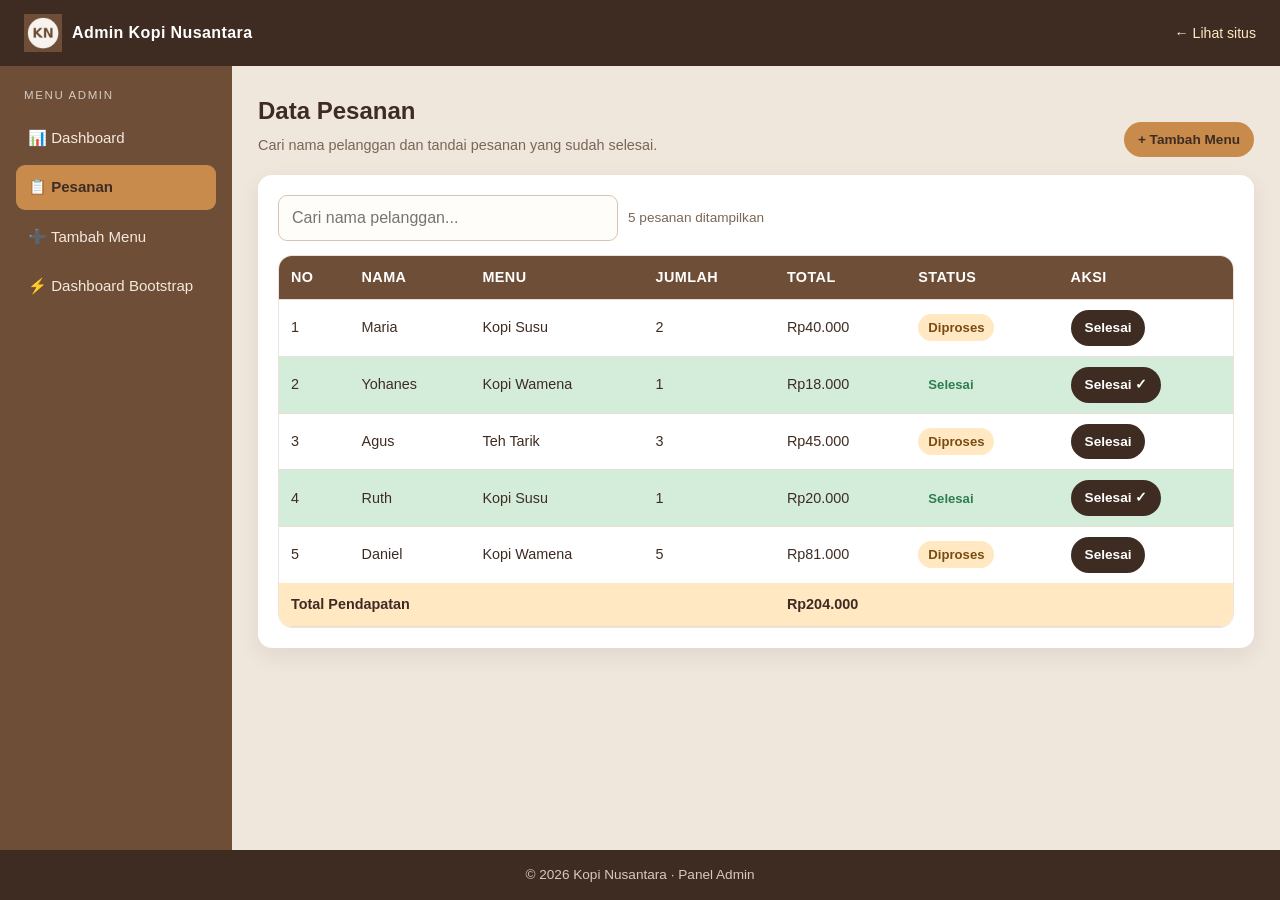
<file: admin/pesanan.html>
<!DOCTYPE html>
<html lang="id">
<head>
  <meta charset="UTF-8">
  <meta name="viewport" content="width=device-width, initial-scale=1.0">
  <title>Data Pesanan - Kopi Nusantara</title>
  <link rel="stylesheet" href="../css/style.css">
  <link rel="stylesheet" href="../css/admin.css">
</head>
<body class="admin-body">
  <div class="layout">
    <header>
      <div class="admin-brand">
        <img src="../img/logo.jpeg" alt="Logo Kopi Nusantara">
        Admin Kopi Nusantara
      </div>
      <a href="../index.html">&larr; Lihat situs</a>
    </header>

    <aside>
      <p class="sidebar-title">Menu Admin</p>
      <a href="dashboard.html">&#128202; Dashboard</a>
      <a href="pesanan.html" class="active" aria-current="page">&#128203; Pesanan</a>
      <a href="tambah-menu.html">&#10133; Tambah Menu</a>
      <a href="dashboard-bs.html">&#9889; Dashboard Bootstrap</a>
    </aside>

    <main>
      <div class="page-head">
        <div>
          <h2>Data Pesanan</h2>
          <p>Cari nama pelanggan dan tandai pesanan yang sudah selesai.</p>
        </div>
        <a href="tambah-menu.html" class="btn btn-primary btn-sm">+ Tambah Menu</a>
      </div>

      <section class="panel">
        <div class="toolbar">
          <input type="text" id="cari" placeholder="Cari nama pelanggan..." aria-label="Cari nama pelanggan">
          <span id="infoCari" style="font-size: 0.85rem; color: #7b6656;">5 pesanan ditampilkan</span>
        </div>

        <div class="table-wrap">
          <table id="tabelPesanan">
            <thead>
              <tr>
                <th>No</th>
                <th>Nama</th>
                <th>Menu</th>
                <th>Jumlah</th>
                <th>Total</th>
                <th>Status</th>
                <th>Aksi</th>
              </tr>
            </thead>
            <tbody>
              <tr>
                <td>1</td>
                <td>Maria</td>
                <td>Kopi Susu</td>
                <td>2</td>
                <td data-total="40000">Rp40.000</td>
                <td><span class="status">Diproses</span></td>
                <td><button type="button" class="btn btn-dark btn-sm btn-selesai">Selesai</button></td>
              </tr>
              <tr class="selesai">
                <td>2</td>
                <td>Yohanes</td>
                <td>Kopi Wamena</td>
                <td>1</td>
                <td data-total="18000">Rp18.000</td>
                <td><span class="status">Selesai</span></td>
                <td><button type="button" class="btn btn-dark btn-sm btn-selesai" disabled>Selesai &#10003;</button></td>
              </tr>
              <tr>
                <td>3</td>
                <td>Agus</td>
                <td>Teh Tarik</td>
                <td>3</td>
                <td data-total="45000">Rp45.000</td>
                <td><span class="status">Diproses</span></td>
                <td><button type="button" class="btn btn-dark btn-sm btn-selesai">Selesai</button></td>
              </tr>
              <tr class="selesai">
                <td>4</td>
                <td>Ruth</td>
                <td>Kopi Susu</td>
                <td>1</td>
                <td data-total="20000">Rp20.000</td>
                <td><span class="status">Selesai</span></td>
                <td><button type="button" class="btn btn-dark btn-sm btn-selesai" disabled>Selesai &#10003;</button></td>
              </tr>
              <tr>
                <td>5</td>
                <td>Daniel</td>
                <td>Kopi Wamena</td>
                <td>5</td>
                <td data-total="81000">Rp81.000</td>
                <td><span class="status">Diproses</span></td>
                <td><button type="button" class="btn btn-dark btn-sm btn-selesai">Selesai</button></td>
              </tr>
            </tbody>
            <tfoot>
              <tr>
                <td colspan="4">Total Pendapatan</td>
                <td colspan="3" id="totalPendapatan">Rp204.000</td>
              </tr>
            </tfoot>
          </table>
        </div>
      </section>
    </main>

    <footer>&copy; 2026 Kopi Nusantara &middot; Panel Admin</footer>
  </div>

  <script src="../js/app.js"></script>
</body>
</html>
</file>
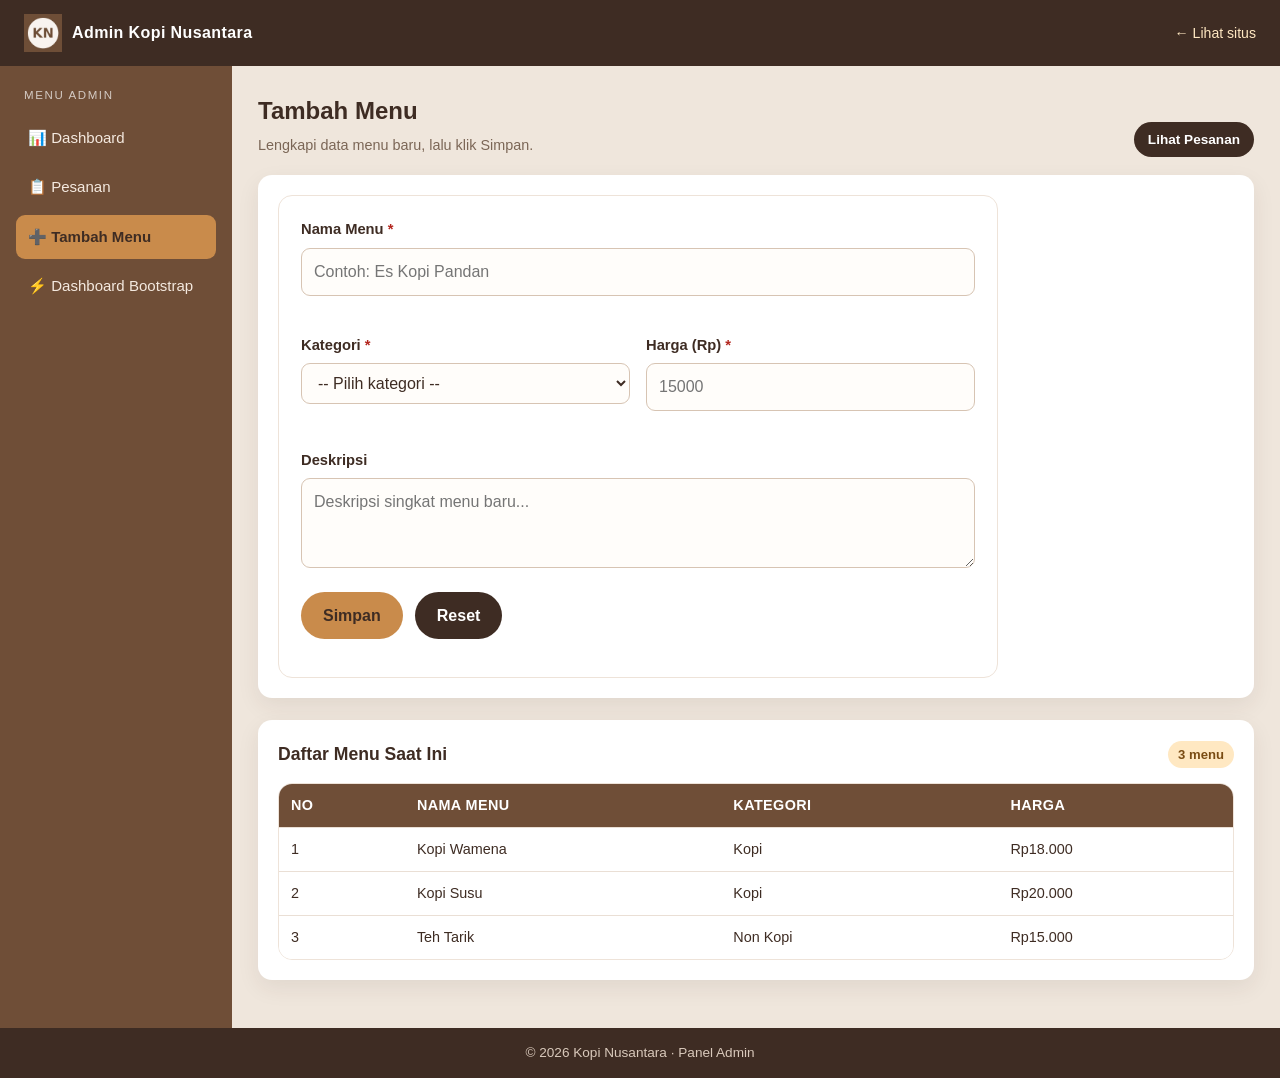
<file: admin/tambah-menu.html>
<!DOCTYPE html>
<html lang="id">
<head>
  <meta charset="UTF-8">
  <meta name="viewport" content="width=device-width, initial-scale=1.0">
  <title>Tambah Menu - Kopi Nusantara</title>
  <link rel="stylesheet" href="../css/style.css">
  <link rel="stylesheet" href="../css/admin.css">
</head>
<body class="admin-body">
  <div class="layout">
    <header>
      <div class="admin-brand">
        <img src="../img/logo.jpeg" alt="Logo Kopi Nusantara">
        Admin Kopi Nusantara
      </div>
      <a href="../index.html">&larr; Lihat situs</a>
    </header>

    <aside>
      <p class="sidebar-title">Menu Admin</p>
      <a href="dashboard.html">&#128202; Dashboard</a>
      <a href="pesanan.html">&#128203; Pesanan</a>
      <a href="tambah-menu.html" class="active" aria-current="page">&#10133; Tambah Menu</a>
      <a href="dashboard-bs.html">&#9889; Dashboard Bootstrap</a>
    </aside>

    <main>
      <div class="page-head">
        <div>
          <h2>Tambah Menu</h2>
          <p>Lengkapi data menu baru, lalu klik Simpan.</p>
        </div>
        <a href="pesanan.html" class="btn btn-dark btn-sm">Lihat Pesanan</a>
      </div>

      <section class="panel">
        <form id="formTambahMenu" action="#" method="post" novalidate class="form-card">
          <div class="form-group">
            <label for="namaMenu">Nama Menu <span style="color: var(--red);">*</span></label>
            <input type="text" id="namaMenu" name="namaMenu" placeholder="Contoh: Es Kopi Pandan">
            <small class="error" id="errNamaMenu"></small>
          </div>

          <div class="form-row">
            <div class="form-group">
              <label for="kategori">Kategori <span style="color: var(--red);">*</span></label>
              <select id="kategori" name="kategori">
                <option value="">-- Pilih kategori --</option>
                <option value="Kopi">Kopi</option>
                <option value="Non Kopi">Non Kopi</option>
                <option value="Makanan">Makanan</option>
                <option value="Snack">Snack</option>
              </select>
              <small class="error" id="errKategori"></small>
            </div>

            <div class="form-group">
              <label for="hargaMenu">Harga (Rp) <span style="color: var(--red);">*</span></label>
              <input type="number" id="hargaMenu" name="hargaMenu" min="5000" step="1000" placeholder="15000">
              <small class="error" id="errHargaMenu"></small>
            </div>
          </div>

          <div class="form-group">
            <label for="deskripsiMenu">Deskripsi</label>
            <textarea id="deskripsiMenu" name="deskripsiMenu" placeholder="Deskripsi singkat menu baru..."></textarea>
          </div>

          <div class="btn-row">
            <button type="submit" class="btn btn-primary">Simpan</button>
            <button type="reset" class="btn btn-dark">Reset</button>
          </div>

          <p id="pesanMenuSukses"></p>
        </form>
      </section>

      <section class="panel">
        <div class="panel-head">
          <h3>Daftar Menu Saat Ini</h3>
          <span class="status" id="jumlahMenu">3 menu</span>
        </div>
        <div class="table-wrap">
          <table id="tabelMenu">
            <thead>
              <tr>
                <th>No</th>
                <th>Nama Menu</th>
                <th>Kategori</th>
                <th>Harga</th>
              </tr>
            </thead>
            <tbody>
              <tr><td>1</td><td>Kopi Wamena</td><td>Kopi</td><td>Rp18.000</td></tr>
              <tr><td>2</td><td>Kopi Susu</td><td>Kopi</td><td>Rp20.000</td></tr>
              <tr><td>3</td><td>Teh Tarik</td><td>Non Kopi</td><td>Rp15.000</td></tr>
            </tbody>
          </table>
        </div>
      </section>
    </main>

    <footer>&copy; 2026 Kopi Nusantara &middot; Panel Admin</footer>
  </div>

  <script src="../js/app.js"></script>
</body>
</html>
</file>
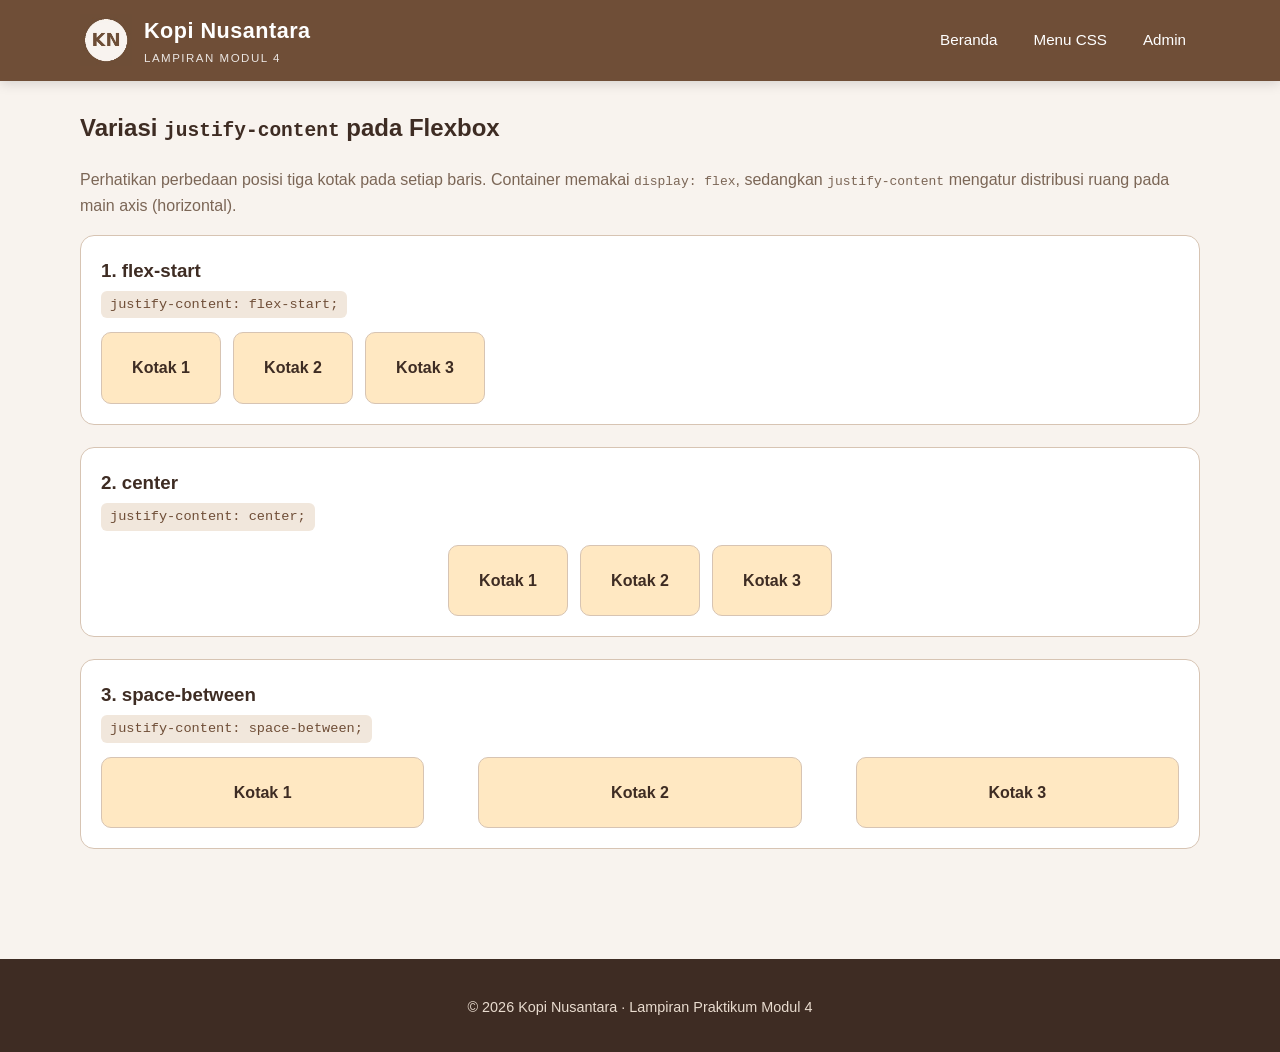
<file: lampiran/flexbox-variasi.html>
<!DOCTYPE html>
<html lang="id">
<head>
  <meta charset="UTF-8">
  <meta name="viewport" content="width=device-width, initial-scale=1.0">
  <title>Lampiran Modul 4 - Variasi justify-content</title>
  <link rel="stylesheet" href="../css/style.css">
  <style>
    .demo {
      margin-bottom: 22px;
      padding: 20px;
      background: #fff;
      border: 1px solid var(--sand);
      border-radius: var(--radius);
    }
    .demo h3 { margin: 0 0 4px; }
    .demo code {
      display: inline-block;
      margin-bottom: 14px;
      padding: 3px 9px;
      border-radius: 6px;
      background: #f1e7dc;
      color: var(--brown);
      font-size: 0.85rem;
    }
    .demo .daftar-menu { justify-content: flex-start; gap: 12px; }
    .demo .kotak {
      width: 120px;
      padding: 22px 10px;
      text-align: center;
      background: var(--gold-light);
      border: 1px solid var(--sand);
      border-radius: 10px;
      font-weight: 600;
    }
    .demo.center .daftar-menu { justify-content: center; }
    .demo.between .daftar-menu { justify-content: space-between; }
    .demo.between .kotak { width: 30%; }
  </style>
</head>
<body>
  <header class="site-header">
    <div class="container navbar">
      <a class="brand" href="../index.html">
        <img src="../img/logo.jpeg" alt="Logo Kopi Nusantara">
        <span><h1>Kopi Nusantara</h1><small>Lampiran Modul 4</small></span>
      </a>
      <nav class="main-nav">
        <a href="../index.html">Beranda</a>
        <a href="../menu-manual.html">Menu CSS</a>
        <a href="../admin/dashboard.html">Admin</a>
      </nav>
    </div>
  </header>

  <main class="site-main">
    <div class="container">
      <h2>Variasi <code>justify-content</code> pada Flexbox</h2>
      <p style="color:#7b6656;">
        Perhatikan perbedaan posisi tiga kotak pada setiap baris. Container memakai
        <code>display: flex</code>, sedangkan <code>justify-content</code> mengatur
        distribusi ruang pada main axis (horizontal).
      </p>

      <section class="demo">
        <h3>1. flex-start</h3>
        <code>justify-content: flex-start;</code>
        <div class="daftar-menu">
          <div class="kotak">Kotak 1</div>
          <div class="kotak">Kotak 2</div>
          <div class="kotak">Kotak 3</div>
        </div>
      </section>

      <section class="demo center">
        <h3>2. center</h3>
        <code>justify-content: center;</code>
        <div class="daftar-menu">
          <div class="kotak">Kotak 1</div>
          <div class="kotak">Kotak 2</div>
          <div class="kotak">Kotak 3</div>
        </div>
      </section>

      <section class="demo between">
        <h3>3. space-between</h3>
        <code>justify-content: space-between;</code>
        <div class="daftar-menu">
          <div class="kotak">Kotak 1</div>
          <div class="kotak">Kotak 2</div>
          <div class="kotak">Kotak 3</div>
        </div>
      </section>
    </div>
  </main>

  <footer class="site-footer">
    <p>&copy; 2026 Kopi Nusantara &middot; Lampiran Praktikum Modul 4</p>
  </footer>
</body>
</html>
</file>
<file: css/style.css>
/* ============================================================
   Kopi Nusantara - CSS utama
   Modul 3 (CSS dasar & box model), Modul 4 (Flexbox),
   Modul 7 (DOM), Modul 8 (validasi), Modul 9 (responsive)
   ============================================================ */

:root {
  --brown: #6f4e37;
  --brown-dark: #3e2c23;
  --brown-soft: #8a6248;
  --cream: #f8f3ee;
  --sand: #d7c4b3;
  --gold: #c98b4b;
  --gold-light: #ffe8c2;
  --green: #2f7d4f;
  --green-light: #d4edda;
  --red: #b3261e;
  --white: #ffffff;
  --shadow: 0 10px 30px rgba(62, 44, 35, 0.10);
  --radius: 14px;
}

* { box-sizing: border-box; }

html { scroll-behavior: smooth; }

body {
  margin: 0;
  font-family: "Segoe UI", Arial, sans-serif;
  line-height: 1.6;
  background: var(--cream);
  color: var(--brown-dark);
}

img { max-width: 100%; height: auto; display: block; }

a { color: var(--brown); }

.container {
  width: min(1120px, 92%);
  margin: 0 auto;
}

/* ---------- Header & navigasi (Flexbox) ---------- */
header.site-header {
  background: var(--brown);
  color: var(--white);
  padding: 14px 0;
  position: sticky;
  top: 0;
  z-index: 50;
  box-shadow: 0 2px 12px rgba(0, 0, 0, 0.15);
}

.navbar {
  display: flex;
  justify-content: space-between;
  align-items: center;
  gap: 18px;
  flex-wrap: wrap;
}

.brand {
  display: flex;
  align-items: center;
  gap: 12px;
  color: var(--white);
  text-decoration: none;
}

.brand img { width: 52px; height: 52px; }

.brand h1 {
  font-size: 1.35rem;
  margin: 0;
  letter-spacing: 0.5px;
}

.brand small {
  display: block;
  font-size: 0.72rem;
  font-weight: 400;
  opacity: 0.85;
  letter-spacing: 1.5px;
  text-transform: uppercase;
}

nav.main-nav {
  display: flex;
  align-items: center;
  gap: 8px;
  flex-wrap: wrap;
}

nav.main-nav a {
  color: var(--white);
  text-decoration: none;
  padding: 8px 14px;
  border-radius: 999px;
  font-size: 0.95rem;
  transition: background 0.2s ease, color 0.2s ease;
}

nav.main-nav a:hover,
nav.main-nav a.active {
  background: rgba(255, 255, 255, 0.18);
}

nav.main-nav a.btn-admin {
  background: var(--gold);
  color: var(--brown-dark);
  font-weight: 600;
}

nav.main-nav a.btn-admin:hover { background: var(--gold-light); }

/* ---------- Hero ---------- */
.hero {
  display: flex;
  align-items: stretch;
  gap: 0;
  margin: 28px auto;
  border-radius: var(--radius);
  overflow: hidden;
  box-shadow: var(--shadow);
  background: var(--brown-dark);
  color: var(--white);
}

.hero-text {
  flex: 1 1 55%;
  padding: 48px 44px;
  background: linear-gradient(135deg, var(--brown-dark), var(--brown-soft));
}

.hero-text .eyebrow {
  display: inline-block;
  background: rgba(255, 232, 194, 0.16);
  border: 1px solid rgba(255, 232, 194, 0.45);
  color: var(--gold-light);
  padding: 4px 12px;
  border-radius: 999px;
  font-size: 0.78rem;
  letter-spacing: 1.2px;
  text-transform: uppercase;
  margin-bottom: 14px;
}

.hero-text h2 {
  font-size: clamp(1.8rem, 3.4vw, 2.8rem);
  line-height: 1.2;
  margin: 0 0 14px;
}

.hero-text p {
  color: #f3e4d6;
  margin: 0 0 24px;
  max-width: 46ch;
}

.hero-media {
  flex: 1 1 45%;
  min-height: 320px;
  background: url("../img/hero.jpg") center/cover no-repeat;
}

.btn-row { display: flex; gap: 12px; flex-wrap: wrap; }

.btn {
  display: inline-block;
  padding: 11px 22px;
  border: 0;
  border-radius: 999px;
  font: inherit;
  font-weight: 600;
  text-decoration: none;
  cursor: pointer;
  transition: transform 0.15s ease, box-shadow 0.15s ease, background 0.2s ease;
}

.btn:hover { transform: translateY(-2px); box-shadow: 0 8px 18px rgba(0, 0, 0, 0.18); }

.btn-primary { background: var(--gold); color: var(--brown-dark); }
.btn-primary:hover { background: var(--gold-light); }

.btn-outline {
  background: transparent;
  color: var(--white);
  border: 1.5px solid rgba(255, 255, 255, 0.65);
}
.btn-outline:hover { background: rgba(255, 255, 255, 0.12); }

.btn-dark { background: var(--brown-dark); color: var(--white); }
.btn-dark:hover { background: var(--brown); }

.btn-sm { padding: 7px 14px; font-size: 0.85rem; }

/* ---------- Section umum ---------- */
main.site-main { padding: 8px 0 48px; }

.section { margin: 42px 0; }

.section-head {
  display: flex;
  justify-content: space-between;
  align-items: flex-end;
  gap: 16px;
  flex-wrap: wrap;
  margin-bottom: 18px;
}

.section-head h2,
.section > h2 {
  font-size: 1.65rem;
  margin: 0;
  color: var(--brown-dark);
}

.section-head p { margin: 4px 0 0; color: #7b6656; }

.title-line {
  width: 64px;
  height: 4px;
  border-radius: 4px;
  background: var(--gold);
  margin-top: 10px;
}

/* ---------- Kartu menu (Flexbox) ---------- */
.daftar-menu,
.alasan {
  display: flex;
  flex-wrap: wrap;
  gap: 20px;
  justify-content: center;
}

.kartu {
  width: 250px;
  flex: 1 1 250px;
  max-width: 340px;
  padding: 0 0 18px;
  border: 1px solid var(--sand);
  border-radius: var(--radius);
  overflow: hidden;
  background: var(--white);
  box-shadow: 0 6px 18px rgba(62, 44, 35, 0.06);
  transition: transform 0.2s ease, box-shadow 0.2s ease;
}

.kartu:hover {
  transform: translateY(-4px);
  box-shadow: var(--shadow);
}

.kartu img {
  width: 100%;
  height: 170px;
  object-fit: cover;
}

.kartu-body { padding: 16px 18px 0; }

.kartu h3 { margin: 0 0 4px; font-size: 1.15rem; }

.kartu p { margin: 0; color: #7b6656; font-size: 0.94rem; }

.kartu .harga {
  display: inline-block;
  margin-top: 10px;
  font-weight: 700;
  color: var(--brown);
  font-size: 1.05rem;
}

.alasan .kartu {
  padding: 26px 22px;
  text-align: center;
}

.alasan .ikon {
  width: 56px;
  height: 56px;
  margin: 0 auto 12px;
  border-radius: 50%;
  display: grid;
  place-items: center;
  background: var(--gold-light);
  font-size: 1.6rem;
}

.alasan .kartu h3 { font-size: 1.05rem; }

/* ---------- Testimoni ---------- */
.testimoni {
  margin: 48px 0;
  padding: 28px 32px;
  border-left: 6px solid var(--gold);
  border-radius: var(--radius);
  background: var(--white);
  box-shadow: var(--shadow);
}

.testimoni h2 { margin: 0 0 8px; font-size: 1.35rem; }

.testimoni blockquote {
  margin: 0;
  font-size: 1.08rem;
  font-style: italic;
  color: #4b3a2f;
}

.testimoni .penulis {
  display: block;
  margin-top: 12px;
  font-weight: 600;
  font-style: normal;
  color: var(--brown);
}

/* ---------- Tabel ---------- */
.table-wrap {
  overflow-x: auto;
  border-radius: var(--radius);
  box-shadow: var(--shadow);
  background: var(--white);
}

table {
  width: 100%;
  border-collapse: collapse;
  background: var(--white);
  min-width: 640px;
}

th, td {
  padding: 12px 14px;
  border-bottom: 1px solid #eadfd5;
  text-align: left;
  vertical-align: middle;
}

thead th {
  background: var(--brown);
  color: var(--white);
  font-size: 0.88rem;
  letter-spacing: 0.4px;
  text-transform: uppercase;
}

tbody tr:hover { background: #fbf7f2; }

tfoot td {
  background: var(--gold-light);
  font-weight: 700;
  color: var(--brown-dark);
}

.status {
  display: inline-block;
  padding: 3px 10px;
  border-radius: 999px;
  background: var(--gold-light);
  color: #7a4c13;
  font-size: 0.82rem;
  font-weight: 600;
}

.status.selesai,
tr.selesai .status {
  background: var(--green-light);
  color: var(--green);
}

tr.selesai { background: var(--green-light) !important; }

/* ---------- Form ---------- */
.form-card {
  max-width: 640px;
  padding: 26px 28px;
  border-radius: var(--radius);
  background: var(--white);
  box-shadow: var(--shadow);
}

.form-group { margin-bottom: 16px; }

.form-group label {
  display: block;
  font-weight: 600;
  margin-bottom: 6px;
  font-size: 0.92rem;
}

.form-group input,
.form-group select,
.form-group textarea {
  width: 100%;
  padding: 10px 12px;
  border: 1px solid var(--sand);
  border-radius: 9px;
  font: inherit;
  background: #fffdfa;
  color: var(--brown-dark);
}

.form-group input:focus,
.form-group select:focus,
.form-group textarea:focus {
  outline: 2px solid rgba(201, 139, 75, 0.45);
  border-color: var(--gold);
}

.form-group textarea { min-height: 90px; resize: vertical; }

.form-row {
  display: flex;
  gap: 16px;
  flex-wrap: wrap;
}

.form-row .form-group { flex: 1 1 200px; }

.radio-row { display: flex; gap: 18px; padding-top: 4px; }

.radio-row label {
  display: flex;
  align-items: center;
  gap: 6px;
  font-weight: 400;
  margin: 0;
}

.error {
  display: block;
  min-height: 18px;
  margin-top: 4px;
  color: var(--red);
  font-size: 0.82rem;
}

.alert {
  padding: 12px 16px;
  border-radius: 10px;
  margin: 16px 0 0;
  font-weight: 600;
}

.alert-success {
  background: var(--green-light);
  color: var(--green);
  border: 1px solid #a8d5b5;
}

.harga-total {
  margin: 6px 0 16px;
  font-size: 1.05rem;
}

.harga-total b { color: var(--brown); font-size: 1.2rem; }

/* ---------- Halaman kontak ---------- */
.kontak-grid {
  display: flex;
  gap: 20px;
  flex-wrap: wrap;
}

.kontak-grid .kartu { text-align: left; padding: 22px; }

.info-list { list-style: none; padding: 0; margin: 0; }

.info-list li {
  display: flex;
  justify-content: space-between;
  gap: 12px;
  padding: 9px 0;
  border-bottom: 1px dashed var(--sand);
}

.info-list li:last-child { border-bottom: 0; }

/* ---------- Footer ---------- */
footer.site-footer {
  background: var(--brown-dark);
  color: #e9dccf;
  text-align: center;
  padding: 22px 16px;
  margin-top: 40px;
  font-size: 0.9rem;
}

footer.site-footer a { color: var(--gold-light); text-decoration: none; }

/* ---------- Animasi masuk ---------- */
.fade-up { animation: fadeUp 0.5s ease both; }
@keyframes fadeUp {
  from { opacity: 0; transform: translateY(10px); }
  to { opacity: 1; transform: translateY(0); }
}

/* ---------- Modul 9: Responsive ---------- */
@media (max-width: 900px) {
  .hero-text { padding: 36px 30px; }
  .hero-media { min-height: 260px; }
}

@media (max-width: 768px) {
  .container { width: min(680px, 93%); }

  .navbar { flex-direction: column; align-items: stretch; gap: 12px; }

  .brand { justify-content: center; }

  nav.main-nav { justify-content: center; gap: 4px; }

  nav.main-nav a { padding: 7px 11px; font-size: 0.9rem; }

  .hero { flex-direction: column; margin: 18px auto; }

  .hero-media { min-height: 220px; order: -1; }

  .hero-text { padding: 28px 22px; }

  .kartu { width: 100%; max-width: none; flex-basis: 100%; }

  .section { margin: 30px 0; }

  .testimoni { padding: 22px; }

  main.site-main { padding-bottom: 28px; }
}

@media (max-width: 480px) {
  .hero-text h2 { font-size: 1.6rem; }
  .btn { width: 100%; text-align: center; }
  .btn-row { flex-direction: column; }
  .form-card { padding: 20px 18px; }
  th, td { padding: 9px 10px; font-size: 0.88rem; }
}
</file>
<file: css/admin.css>
/* ============================================================
   Kopi Nusantara - CSS admin
   Modul 5 (CSS Grid & layout dashboard) + Modul 9 (responsive)
   ============================================================ */

.admin-body { background: #efe6dc; }

.layout {
  display: grid;
  grid-template-columns: 232px 1fr;
  grid-template-rows: auto 1fr auto;
  grid-template-areas:
    "header header"
    "sidebar main"
    "footer footer";
  min-height: 100vh;
}

.layout > header {
  grid-area: header;
  display: flex;
  align-items: center;
  justify-content: space-between;
  gap: 16px;
  flex-wrap: wrap;
  padding: 14px 24px;
  background: var(--brown-dark);
  color: var(--white);
}

.layout > header .admin-brand {
  display: flex;
  align-items: center;
  gap: 10px;
  font-weight: 700;
  letter-spacing: 0.4px;
}

.layout > header .admin-brand img { width: 38px; height: 38px; }

.layout > header a {
  color: var(--gold-light);
  text-decoration: none;
  font-size: 0.88rem;
}

.layout > header a:hover { text-decoration: underline; }

.layout > aside {
  grid-area: sidebar;
  background: var(--brown);
  padding: 20px 16px;
  color: var(--white);
}

.layout > aside .sidebar-title {
  font-size: 0.72rem;
  letter-spacing: 1.6px;
  text-transform: uppercase;
  opacity: 0.7;
  margin: 0 0 12px 8px;
}

.layout > aside a {
  display: flex;
  align-items: center;
  gap: 10px;
  color: #f4e9df;
  text-decoration: none;
  padding: 10px 12px;
  border-radius: 9px;
  margin-bottom: 5px;
  font-size: 0.94rem;
  transition: background 0.18s ease;
}

.layout > aside a:hover { background: rgba(255, 255, 255, 0.12); }

.layout > aside a.active {
  background: var(--gold);
  color: var(--brown-dark);
  font-weight: 700;
}

.layout > main {
  grid-area: main;
  padding: 26px;
  min-width: 0;
}

.layout > footer {
  grid-area: footer;
  background: var(--brown-dark);
  color: #d9c9bb;
  text-align: center;
  padding: 14px;
  font-size: 0.85rem;
}

/* ---------- Kepala halaman ---------- */
.page-head {
  display: flex;
  justify-content: space-between;
  align-items: flex-end;
  gap: 14px;
  flex-wrap: wrap;
  margin-bottom: 18px;
}

.page-head h2 { margin: 0; font-size: 1.5rem; }

.page-head p { margin: 4px 0 0; color: #7b6656; font-size: 0.9rem; }

/* ---------- Kartu ringkasan (Grid) ---------- */
.ringkasan {
  display: grid;
  grid-template-columns: repeat(3, 1fr);
  gap: 16px;
  margin-bottom: 24px;
}

.ringkasan .kartu {
  width: auto;
  max-width: none;
  margin: 0;
  padding: 20px;
  flex: initial;
  background: var(--white);
}

.ringkasan .kartu h6 {
  margin: 0 0 6px;
  font-size: 0.78rem;
  letter-spacing: 1px;
  text-transform: uppercase;
  color: #8a7464;
  font-weight: 600;
}

.ringkasan .kartu .angka {
  font-size: 1.55rem;
  font-weight: 700;
  color: var(--brown);
  line-height: 1.2;
}

.ringkasan .kartu .ket { font-size: 0.82rem; color: #8a7464; }

.ringkasan .kartu.aksen { background: var(--brown); }
.ringkasan .kartu.aksen h6,
.ringkasan .kartu.aksen .ket { color: #ead9c9; }
.ringkasan .kartu.aksen .angka { color: var(--gold-light); }

/* ---------- Panel / tabel ---------- */
.panel {
  background: var(--white);
  border-radius: var(--radius);
  box-shadow: 0 8px 22px rgba(62, 44, 35, 0.08);
  padding: 20px;
  margin-bottom: 22px;
}

.panel-head {
  display: flex;
  justify-content: space-between;
  align-items: center;
  gap: 12px;
  flex-wrap: wrap;
  margin-bottom: 14px;
}

.panel-head h3 { margin: 0; font-size: 1.1rem; }

.toolbar {
  display: flex;
  gap: 10px;
  align-items: center;
  flex-wrap: wrap;
  margin-bottom: 14px;
}

.toolbar input[type="text"],
.toolbar input[type="search"] {
  flex: 1 1 240px;
  max-width: 340px;
  padding: 9px 13px;
  border: 1px solid var(--sand);
  border-radius: 9px;
  font: inherit;
  background: #fffdfa;
}

.toolbar input:focus {
  outline: 2px solid rgba(201, 139, 75, 0.4);
  border-color: var(--gold);
}

.layout .table-wrap { box-shadow: none; border: 1px solid #eee3d9; }

.layout table { min-width: 720px; }

.layout th, .layout td { padding: 10px 12px; font-size: 0.9rem; }

.layout tbody tr:last-child td { border-bottom: 0; }

/* ---------- Form admin ---------- */
.layout .form-card {
  max-width: 720px;
  box-shadow: none;
  border: 1px solid #eee3d9;
  padding: 22px;
}

.form-hint { font-size: 0.8rem; color: #8a7464; margin-top: 4px; }

/* ---------- Modul 9: responsive ---------- */
@media (max-width: 900px) {
  .ringkasan { grid-template-columns: repeat(2, 1fr); }
}

@media (max-width: 768px) {
  .layout {
    grid-template-columns: 1fr;
    grid-template-areas:
      "header"
      "sidebar"
      "main"
      "footer";
  }

  .layout > aside {
    display: flex;
    gap: 8px;
    overflow-x: auto;
    padding: 12px;
  }

  .layout > aside .sidebar-title { display: none; }

  .layout > aside a { white-space: nowrap; margin: 0; }

  .layout > main { padding: 18px 14px; }

  .ringkasan { grid-template-columns: 1fr; }

  .layout table { display: block; overflow-x: auto; white-space: nowrap; }

  .layout > header { padding: 12px 16px; }
}

@media (max-width: 480px) {
  .page-head { flex-direction: column; align-items: flex-start; }
}
</file>
